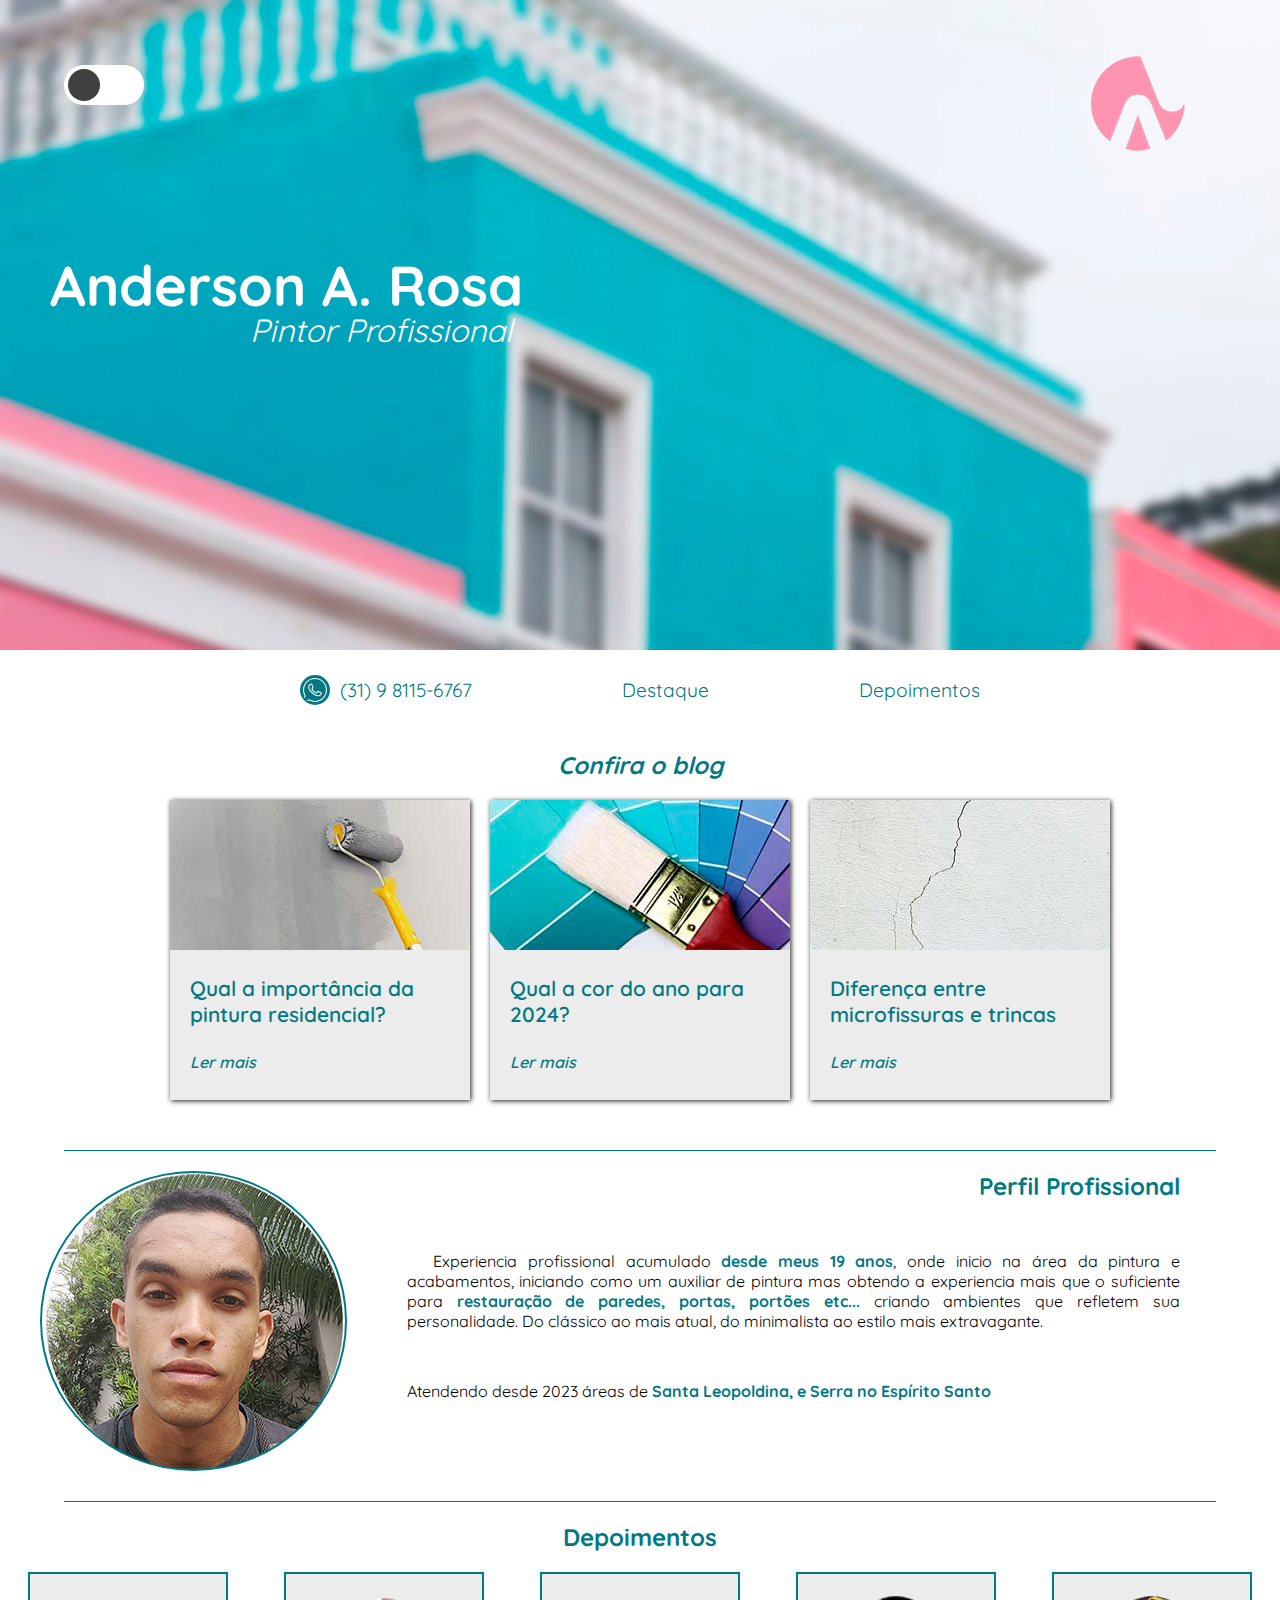
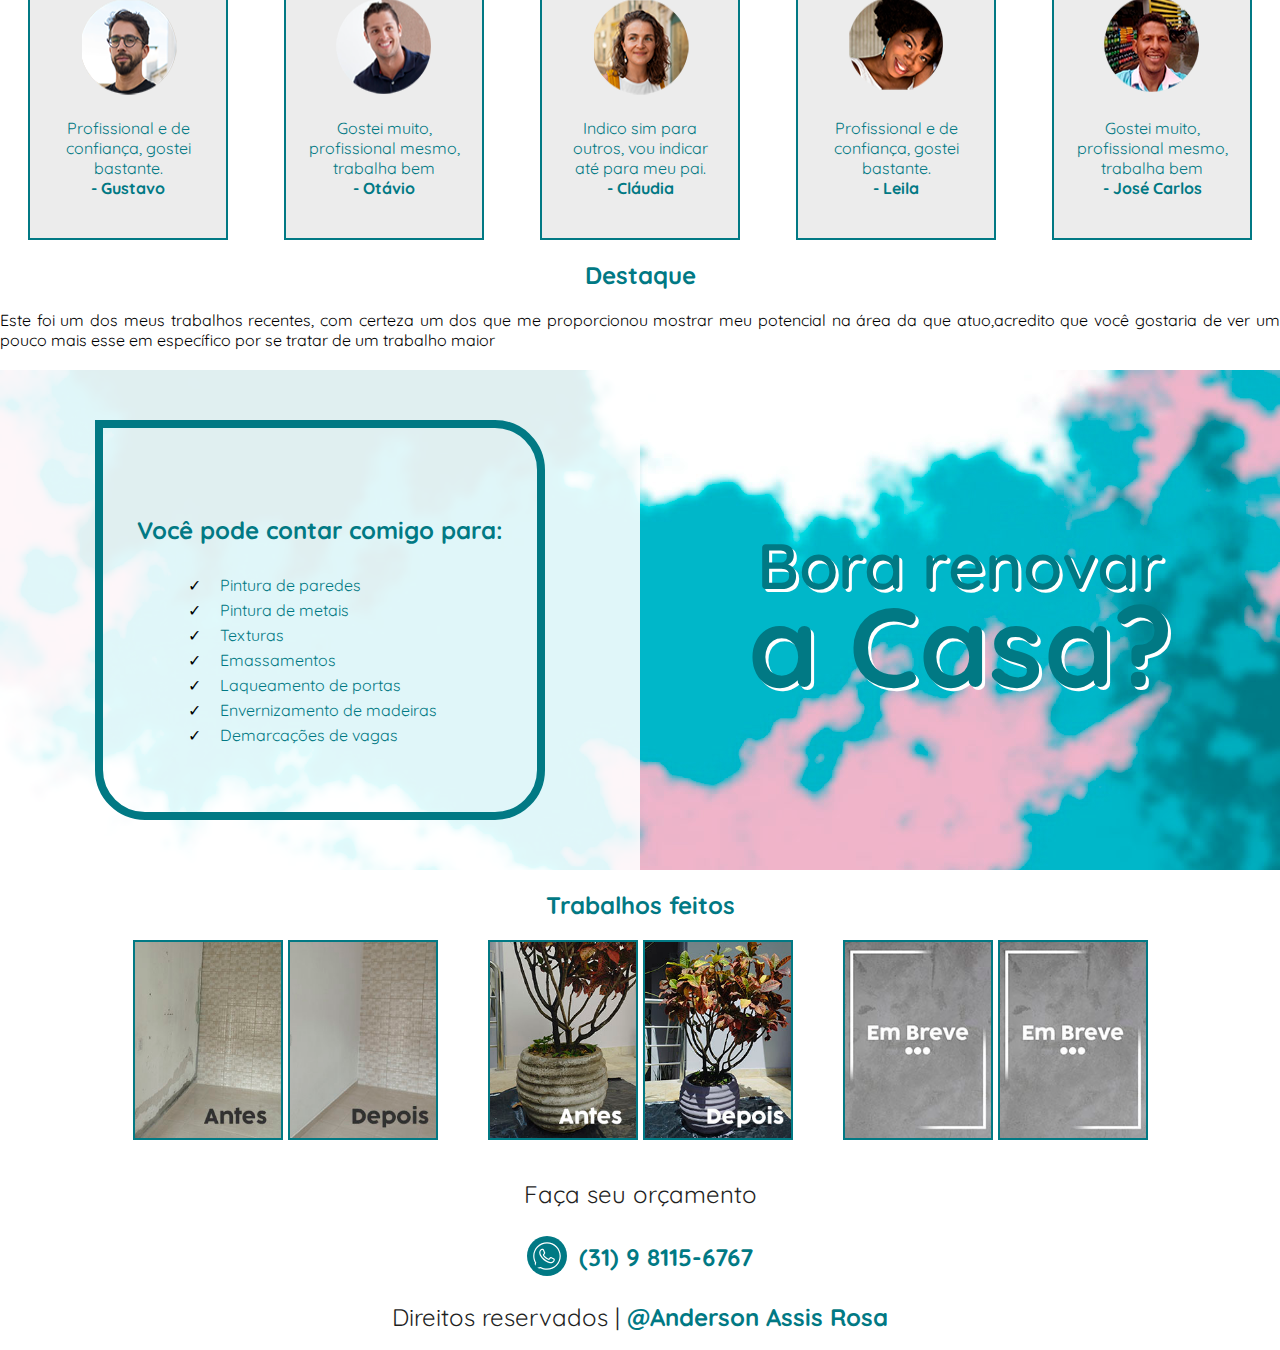
<file: index.html>
<!DOCTYPE html>
<html lang="pt-br">

<head>
  <meta charset="UTF-8">
  <meta name="viewport" content="width=device-width, initial-scale=1.0">
  <link rel="shortcut icon" href="imagens/logo-pequena.png" type="image/x-icon">

  <link rel="stylesheet" href="reset.css">

  <link rel="stylesheet" href="header/header-mobile.css">
  <link rel="stylesheet" href="header/header-desktop.css">

  <link rel="stylesheet" href="cards-blog/cards-blog-mobile.css">
  <link rel="stylesheet" href="cards-blog/cards-blog-desktop.css">

  <link rel="stylesheet" href="profile/profile-mobile.css">
  <link rel="stylesheet" href="profile/profile-desktop.css">

  <link rel="stylesheet" href="depositions/depositions-mobile.css">
  <link rel="stylesheet" href="depositions/depositions-desktop.css">

  <link rel="stylesheet" href="emphasis/emphasis-mobile.css">
  <link rel="stylesheet" href="emphasis/emphasis-desktop.css">

  <link rel="stylesheet" href="before-after/before-mobile.css">
  <link rel="stylesheet" href="before-after/before-desktop.css">

  <link rel="stylesheet" href="logos/logos-mobile.css">
  <link rel="stylesheet" href="logos/logos-desktop.css">

  <link rel="stylesheet" href="footer/footer-mobile.css">
  <link rel="stylesheet" href="footer/footer-desktop.css">

  <title>Anderson Rosa | Pintor</title>
</head>

<body class="class-body">
  <img class="arrow-top" src="imagens/seta-branca.png" alt="button top">
  <header class="background-header">
    <div class="button-case">
      <div class="ball"></div>
    </div>
    <div id="logo">
    </div>
    <span class="title-anderson1">
      Anderson A. Rosa
    </span>
    <span class="title-anderson2">
      Pintor Profissional
    </span>

    <div class="menu-mobile">
      <div id="menu-hamburguer">
        <div></div>
        <div></div>
        <div></div>
      </div>
      <nav id="section-hamburguer">
        <ul id="ul-hamburguer">
          <li><a class="menu-options" href="#section-emphasis" target="_self">Destaque</a></li>
          <li><a class="menu-options" href="#section-depositions" target="_self">Depoimentos</a></li>
          <li><a class="menu-options" href="#section-three-images" target="_self">Meus Trabalhos</a></li>
          <li><a class="menu-options" href="#footer-contact" target="_self">Contato</a></li>
          <li><a class="menu-options" href="blog.html" target="_self">Blog</a></li>
          <li>
            <div class="logo-hamburguer">
              <div class="logo-img"></div>
              <p>Anderson Rosa</p>
            </div>
          </li>
        </ul>
      </nav>
    </div>
  </header>

  <section class="menu">
    <nav>
      <ul class="buttons-menu">
        <li>
          <a class="link-whats-desktop"
            href="https://wa.me/5531981156767?text=Ol%C3%A1%20Anderson%2C%20vi%20seu%20trabalho%20e%20quero%20fazer%20um%20or%C3%A7amento"
            rel="external" target="_blank"><img class="whats-desktop" src="imagens/icones/icons8-whatsapp.svg"
              alt="ícone do whatsapp">(31) 9 8115-6767
          </a>
        </li>
        <li><a href="#section-emphasis" target="_self">Destaque</a></li>
        <li><a href="#section-depositions" target="_self">Depoimentos</a></li>
      </ul>
    </nav>
  </section>

  <main>
    <section id="section-cards-blog">
      <h2><a href="blog.html">Confira o blog</a></h2>
      <article>
        <div class="cards-blog">
          <img src="imagens/rolo-de-pintura.jpg" alt="Rolo de pintura">
          <a href="blog-paginas/importancia-pintura.html" target="_self" rel="next">Qual a importância da pintura
            residencial?</a>
          <a class="read-more" href="blog-paginas/importancia-pintura.html" target="_self" rel="next">Ler mais</a>
        </div>
        <div class="cards-blog">
          <img src="imagens/paleta-de-cores.jpg" alt="Paleta de cores">
          <a href="blog-paginas/cor-ano.html" target="_self" rel="next">Qual a cor do ano para 2024?</a>
          <a class="read-more" href="blog-paginas/cor-ano.html" target="_self" rel="next">Ler mais</a>
        </div>
        <div class="cards-blog-third">
          <img src="imagens/rachadura-na-parede.jpg" alt="Paleta de cores">
          <a href="blog-paginas/trinca-fissura.html" target="_self" rel="next">Diferença entre microfissuras e
            trincas</a>
          <a class="read-more" href="blog-paginas/trinca-fissura.html" target="_self" rel="next">Ler mais</a>
        </div>
      </article>
    </section>

    <hr class="line-profile">

    <section id="section-profile">
      <a class="link-whats-mobile"
        href="https://wa.me/5531981156767?text=Ol%C3%A1%20Anderson%2C%20vi%20seu%20trabalho%20e%20quero%20fazer%20um%20or%C3%A7amento"
        rel="external" target="_blank">
        <picture>
          <img class="whats-mobile" src="imagens/icones/icons8-whatsapp.svg" alt="ícone do whatsapp">(31)
          9 8115-6767
        </picture>
      </a>
      <div class="div-photo-profile">
        <div id="foto-perfil"></div>
      </div>

      <div class="description-profile">
        <h2>
          Perfil Profissional
        </h2>
        <p class="experience">
          &emsp; Experiencia profissional acumulado <strong>desde meus 19 anos</strong>, onde inicio na área
          da pintura e acabamentos, iniciando como um auxiliar de pintura mas obtendo a experiencia mais que o
          suficiente para <strong>restauração de paredes, portas, portões etc...</strong> criando ambientes
          que refletem sua personalidade. Do clássico ao mais atual, do minimalista ao estilo mais
          extravagante.
        </p>
        <p>
          Atendendo desde 2023 áreas de <strong>Santa Leopoldina, e Serra no Espírito Santo</strong>
        </p>
      </div>

    </section>

    <hr class="line-profile">

    <section id="section-depositions">
      <div>
        <h2>
          Depoimentos
        </h2>
      </div>

      <article class="article-social">
        <div class="card-social">
          <img class="peoples" src="imagens/foto-Gustavo.png" alt="Foto de perfi do Gustavo">
          <p>
            Profissional e de confiança, gostei bastante. <br> <strong>- Gustavo</strong>
          </p>
        </div>
        <div class="card-social">
          <img class="peoples" src="imagens/foto-Otávio.png" alt="Foto de perfi do Otávio">
          <p>
            Gostei muito, profissional mesmo, trabalha bem <br> <strong>- Otávio</strong>
          </p>
        </div>
        <div class="card-social">
          <img class="peoples" src="imagens/foto-Cláudia.png" alt="Foto de perfi da Cláudia">
          <p>
            Indico sim para outros, vou indicar até para meu pai. <br> <strong>- Cláudia</strong>
          </p>
        </div>
        <div class="card-social">
          <img class="peoples" src="imagens/foto-Leila.png" alt="Foto de perfi do Leila">
          <p>
            Profissional e de confiança, gostei bastante. <br> <strong>- Leila</strong>
          </p>
        </div>
        <div class="card-social">
          <img class="peoples" src="imagens/foto-Jose-Carlos.png" alt="Foto de perfi do José Carlos">
          <p>
            Gostei muito, profissional mesmo, trabalha bem <br> <strong>- José Carlos</strong>
          </p>
        </div>
      </article>
    </section>

    <section id="section-emphasis">
      <h2>
        Destaque
      </h2>
      <p>
        Este foi um dos meus trabalhos recentes, com certeza um dos que me proporcionou mostrar meu potencial na
        área da que atuo,acredito que você gostaria de ver um pouco mais esse em específico por se tratar de um
        trabalho maior
      </p>
      <div class="image-emphasis">
        <span class="services">
          <div>
            <h3>Você pode contar comigo para:</h3>
            <nav class="nav-works">
              <ul>
                <li>&check; <a href="services-paginas/services.html" target="_self" rel="next">Pintura de paredes</a></li>
                <li>&check; <a href="services-paginas/services.html" target="_self" rel="next">Pintura de metais</a></li>
                <li>&check; <a href="services-paginas/services.html" target="_self" rel="next">Texturas</a></li>
                <li>&check; <a href="services-paginas/services.html" target="_self" rel="next">Emassamentos</a></li>
                <li>&check; <a href="services-paginas/services.html" target="_self" rel="next">Laqueamento de portas</a></li>
                <li>&check; <a href="services-paginas/services.html" target="_self" rel="next">Envernizamento de madeiras</a></li>
                <li>&check; <a href="services-paginas/services.html" target="_self" rel="next">Demarcações de vagas</a></li>
              </ul>
            </nav>
          </div>
        </span>
        <span class="call">
          <p>
            Bora renovar
          </p>
          <p class="house">
            a Casa?
          </p>
        </span>
      </div>
    </section>

    <section id="section-three-images">
      <h2>
        Trabalhos feitos
      </h2>
      <div class="works">
        <div class="before-after">
          <div class="before-one"></div>
          <div class="after-one"></div>
        </div>

        <div class="before-after">
          <div class="before-two"></div>
          <div class="after-two"></div>
        </div>

        <div class="before-after">
          <div class="before-three"></div>
          <div class="after-three"></div>
        </div>
      </div>
    </section>

    <!-- <section class="carousel">

      <h2>
        Marcas Indicadas
      </h2>
      
      <input type="radio" name="btn-radio" id="radio1">
      <input type="radio" name="btn-radio" id="radio2">
      <input type="radio" name="btn-radio" id="radio3">

      <div class="carousel-content">
        
        <div class="slide first"></div>
        <div class="slide second"></div>

      </div>

      <div class="nav-auto">
        <div id="auto-btn1"></div>
        <div id="auto-btn2"></div>
      </div>
      
    </section> -->

  </main>

  <footer id="footer-contact">
    <p>Faça seu orçamento</p>
    <p><img class="whats" src="imagens/icones/icons8-whatsapp.svg" alt="ícone do whatsapp"><strong>
        <a href="https://wa.me/5531981156767?text=Ol%C3%A1%20Anderson%2C%20vi%20seu%20trabalho%20e%20quero%20fazer%20um%20or%C3%A7amento"
          target="_blank" rel="external">
          (31) 9 8115-6767
        </a></strong></p>
    <hr>
    <p>Direitos reservados | <strong><a
          href="https://wa.me/5531981156767?text=Ol%C3%A1%20Anderson%2C%20vi%20seu%20trabalho%20e%20quero%20fazer%20um%20or%C3%A7amento"
          target="_blank" rel="external">@Anderson Assis Rosa</a></strong></p>
  </footer>
  <script src="script.js"></script>
</body>

</html>
</file>
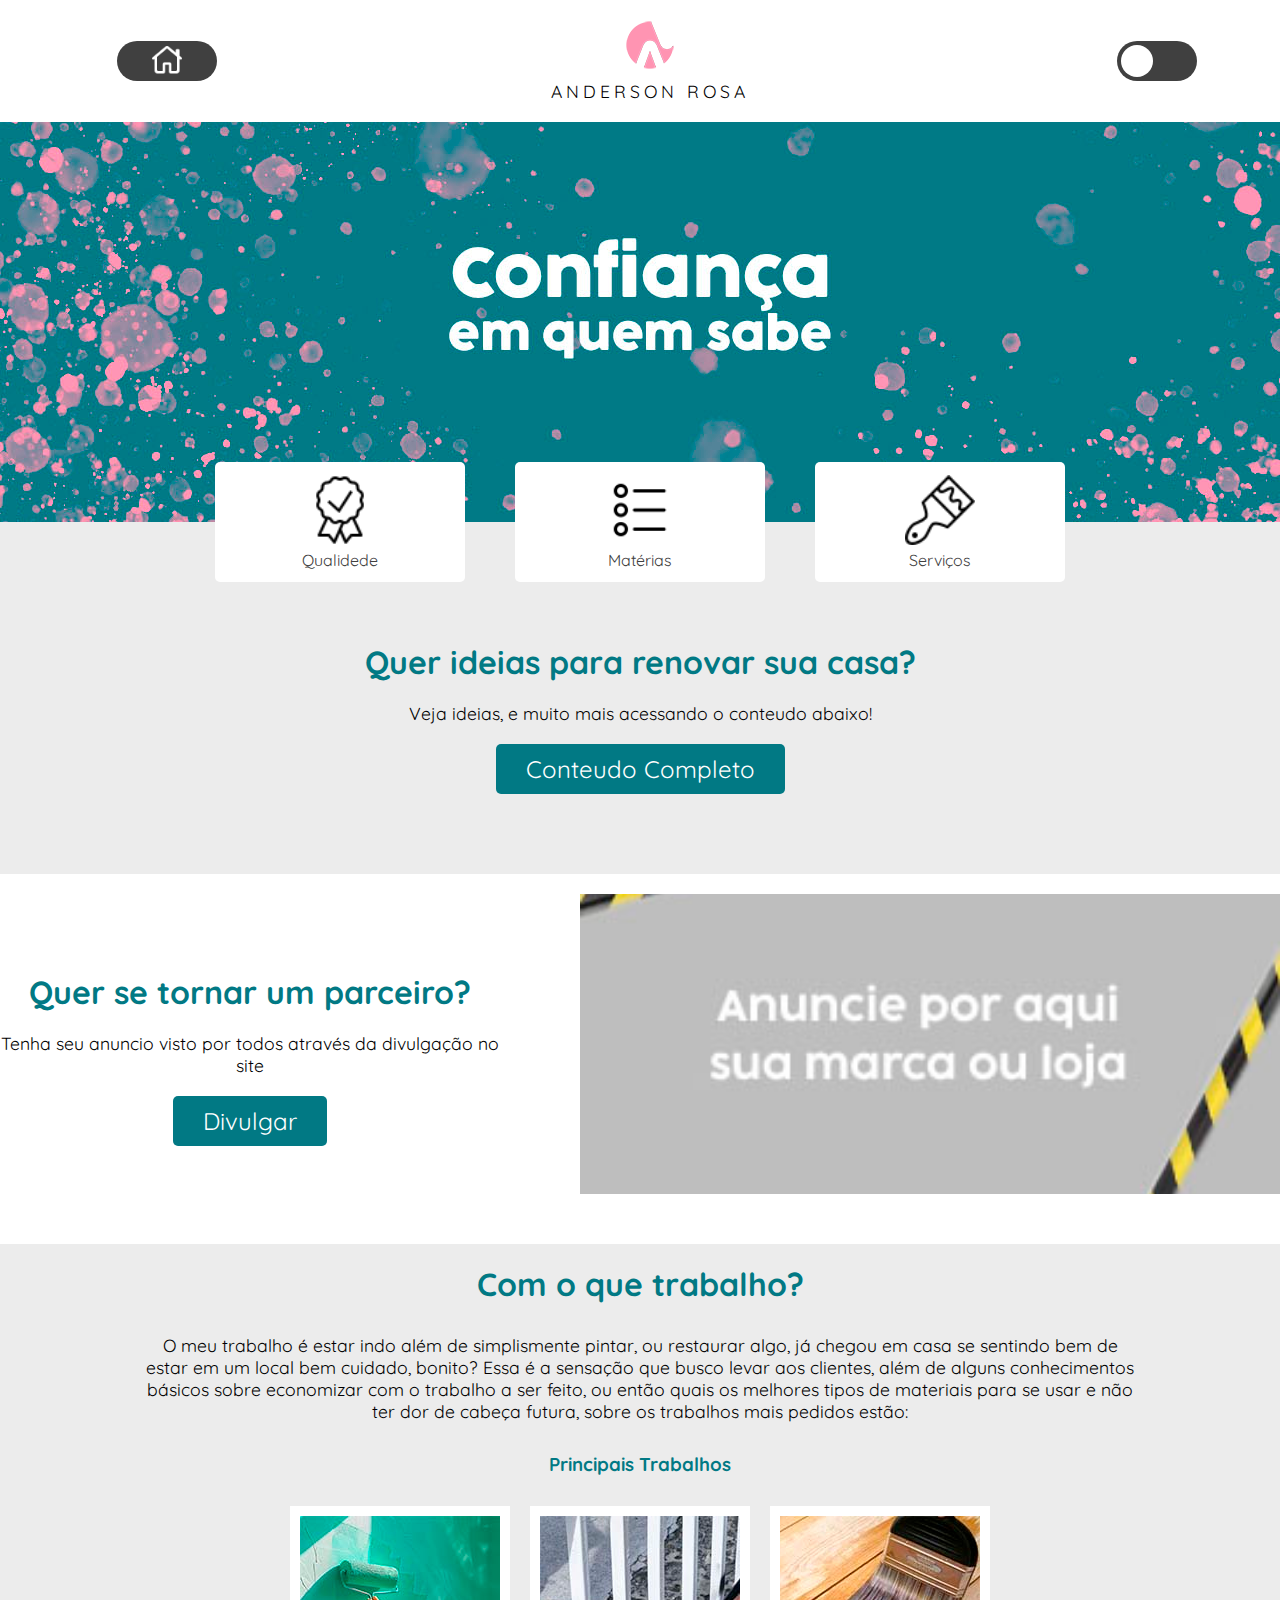
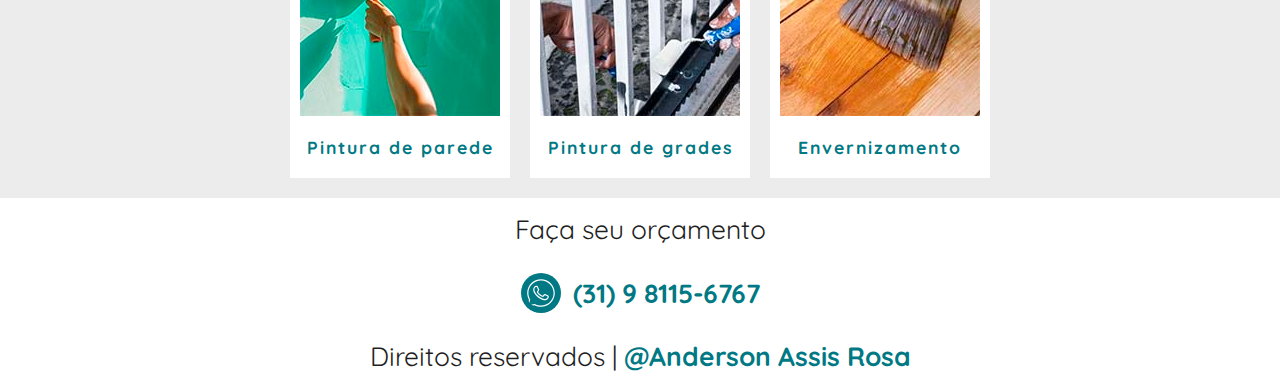
<file: blog.html>
<!DOCTYPE html>
<html lang="pt-br">
<head>
    <meta charset="UTF-8">
    <meta name="viewport" content="width=device-width, initial-scale=1.0">
    <link rel="shortcut icon" href="imagens/logo-pequena.png" type="image/x-icon">

    <link rel="stylesheet" href="reset.css">
    <link rel="stylesheet" href="blog-paginas/blog-mobile.css">
    <link rel="stylesheet" href="blog-paginas/blog-desktop.css">
    

    <link rel="stylesheet" href="footer/footer-mobile.css">
    <link rel="stylesheet" href="footer/footer-desktop.css">

    <title>Anderson Rosa | Blog</title>
</head>
<body>
    <img class="arrow-top" src="imagens/seta-branca.png" alt="seta topo">
    <header class="list-header">
        <a href="index.html">
            <div class="home-container">
                <img class="home" src="imagens/icones/home.png" alt="button home">
            </div>
        </a>
        <div class="logo-container">
            <div class="logo"></div>
            <p>ANDERSON ROSA</p>
        </div>
        <div class="button-case">
            <div class="ball"></div>
        </div>
            
    </header>
    <section class="section-banner">
        <article>
            <div class="image-banner"></div>
            <div class="line-article">
                <div class="picture-one">
                    <img class="icons" src="imagens/icones/icons8-qualidade-50.png" alt="selo de qualidade">
                    <span>Qualidede</span>
                </div>
                <a href="blog-paginas/materias.html">
                    <div class="picture-two">
                        <img class="icons" src="imagens/icones/icons8-lista-64.png" alt="selo de qualidade">
                        <span>Matérias</span>
                    </div>
                </a>
                <a href="services-paginas/services.html" target="_self" rel="next">
                    <div class="picture-three">
                        <img class="icons" src="imagens/icones/icons8-brocha-de-pintura-50.png" alt="selo de qualidade">
                        <span>Serviços</span>
                    </div>
                </a>
            </div>
        </article>
    </section>
    <section class="section-idea">
        <h2>Quer ideias para renovar sua casa?</h2>
        <p>
            Veja ideias, e muito mais acessando o conteudo abaixo!
        </p>
        <button>Conteudo Completo</button>
    </section>
    <section class="section-add">
        <aside>
            <h2>
                Quer se tornar um parceiro?
            </h2>
            <p>
                Tenha seu anuncio visto por todos através da divulgação no site
            </p>
            <a href="https://wa.me/5531981156767?text=Quero%20Fazer%20um%20acordo%20com%20voc%C3%AA%20para%20ter%20minha%20PUBLICIDADE%20no%20seu%20SITE" target="_blank" rel="external"><button>Divulgar</button></a>
        </aside>
        <div>
            <div class="add"></div>
        </div>
    </section>
    <section class="section-work">
        <h2>
            Com o que trabalho?
        </h2>
        <p>
            O meu trabalho é estar indo além de simplismente pintar, ou restaurar algo, já chegou em casa se sentindo bem de estar em um local bem cuidado, bonito? Essa é a sensação que busco levar aos clientes, além de alguns conhecimentos básicos sobre economizar com o trabalho a ser feito, ou então quais os melhores tipos de materiais para se usar e não ter dor de cabeça futura, sobre os trabalhos mais pedidos estão:
        </p>
        <h3>
            Principais Trabalhos
        </h3>
        <div class="line-works">
            <div class="card">
                <div class="works-one"></div>
                <p>Pintura de parede</p>
            </div>
            <div class="card">
                <div class="works-two"></div>
                <p>Pintura de grades</p>
            </div>
            <div class="card">
                <div class="works-three"></div>
                <p>Envernizamento</p>
            </div>
    </section>
    <footer id="footer-contact">
        <p>Faça seu orçamento</p>
        <p><img class="whats" src="imagens/icones/icons8-whatsapp.svg" alt="ícone do whatsapp">
            <strong>
                <a href="https://wa.me/5531981156767?text=Ol%C3%A1%20Anderson%2C%20vi%20seu%20trabalho%20e%20quero%20fazer%20um%20or%C3%A7amento"
                    target="_blank" rel="external">
                    (31) 9 8115-6767
                </a>
            </strong>
        </p>
        <hr>
        <p>Direitos reservados | 
            <strong>
                <a
                    href="https://wa.me/5531981156767?text=Ol%C3%A1%20Anderson%2C%20vi%20seu%20trabalho%20e%20quero%20fazer%20um%20or%C3%A7amento"
                    target="_blank" rel="external">@Anderson Assis Rosa
                </a>
            </strong>
        </p>
    </footer>
    <script src="blog-paginas/script-blog.js"></script>
</body>
</html>
</file>
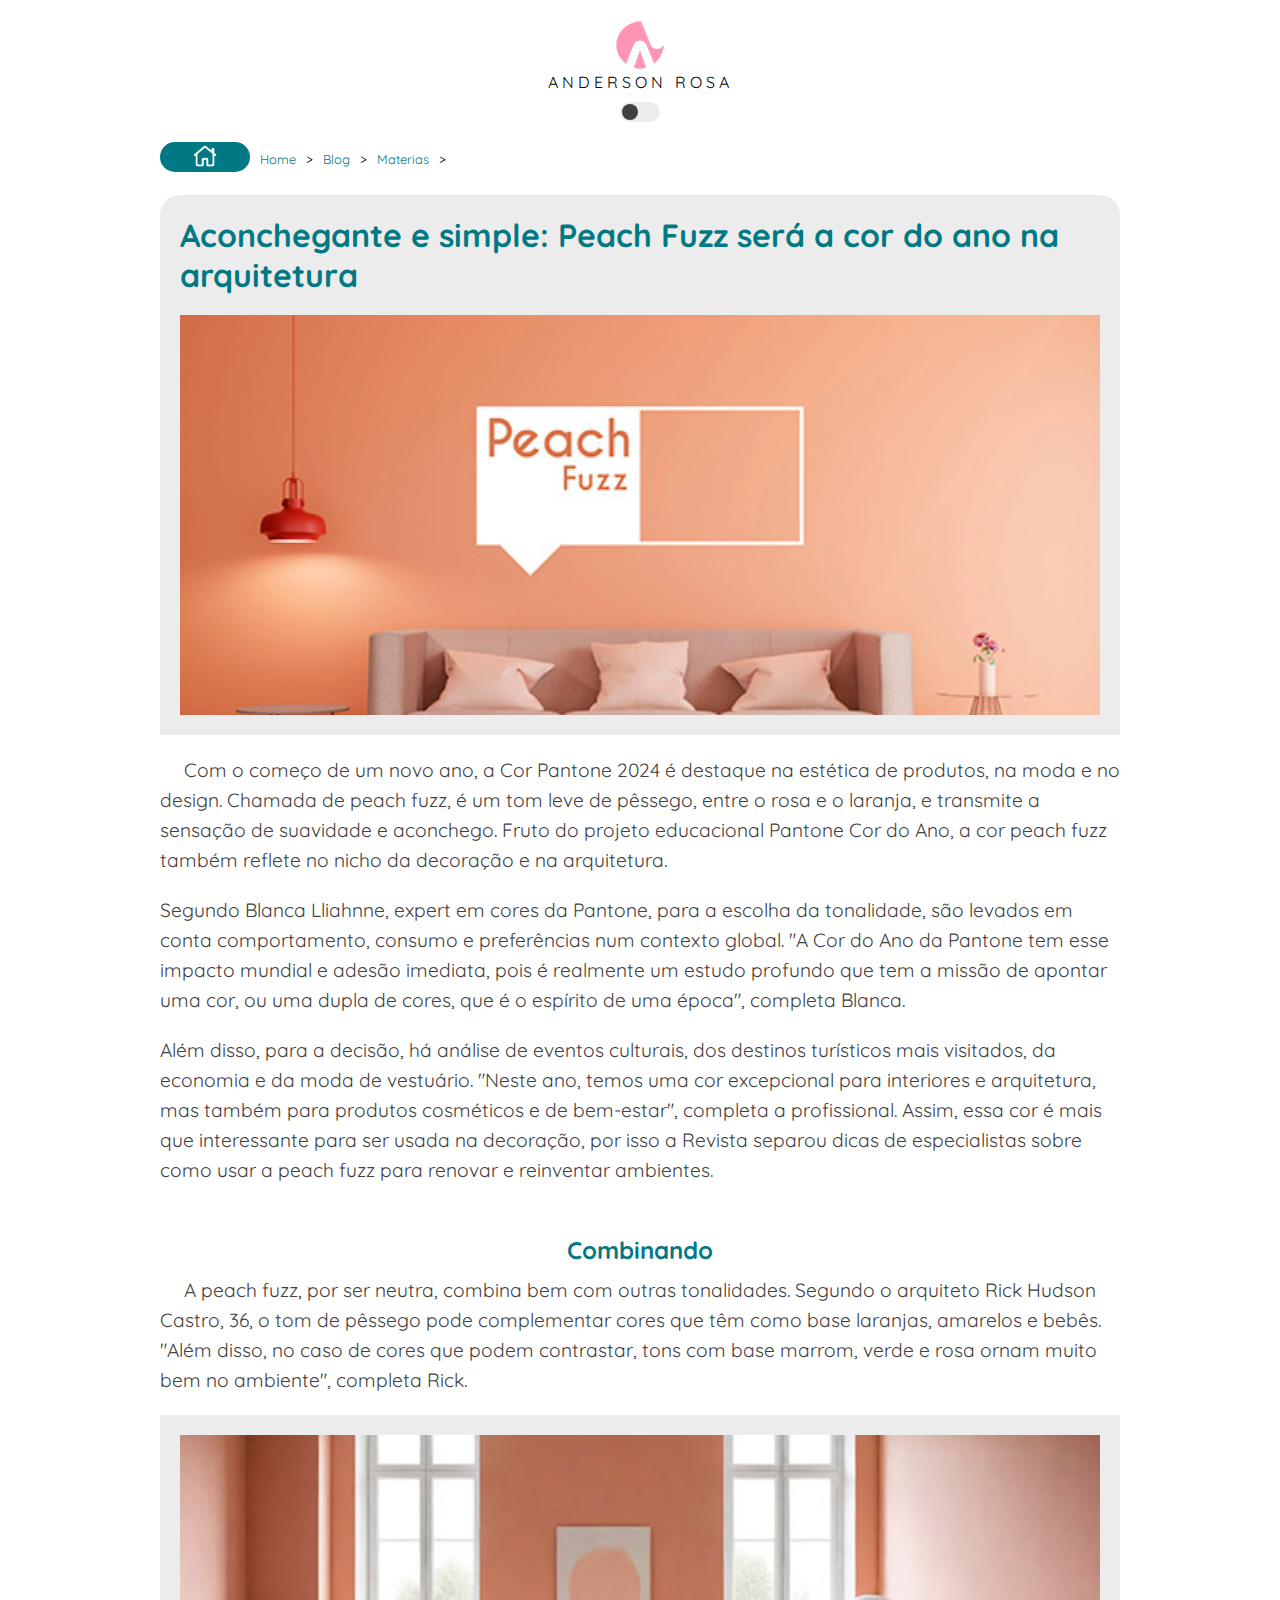
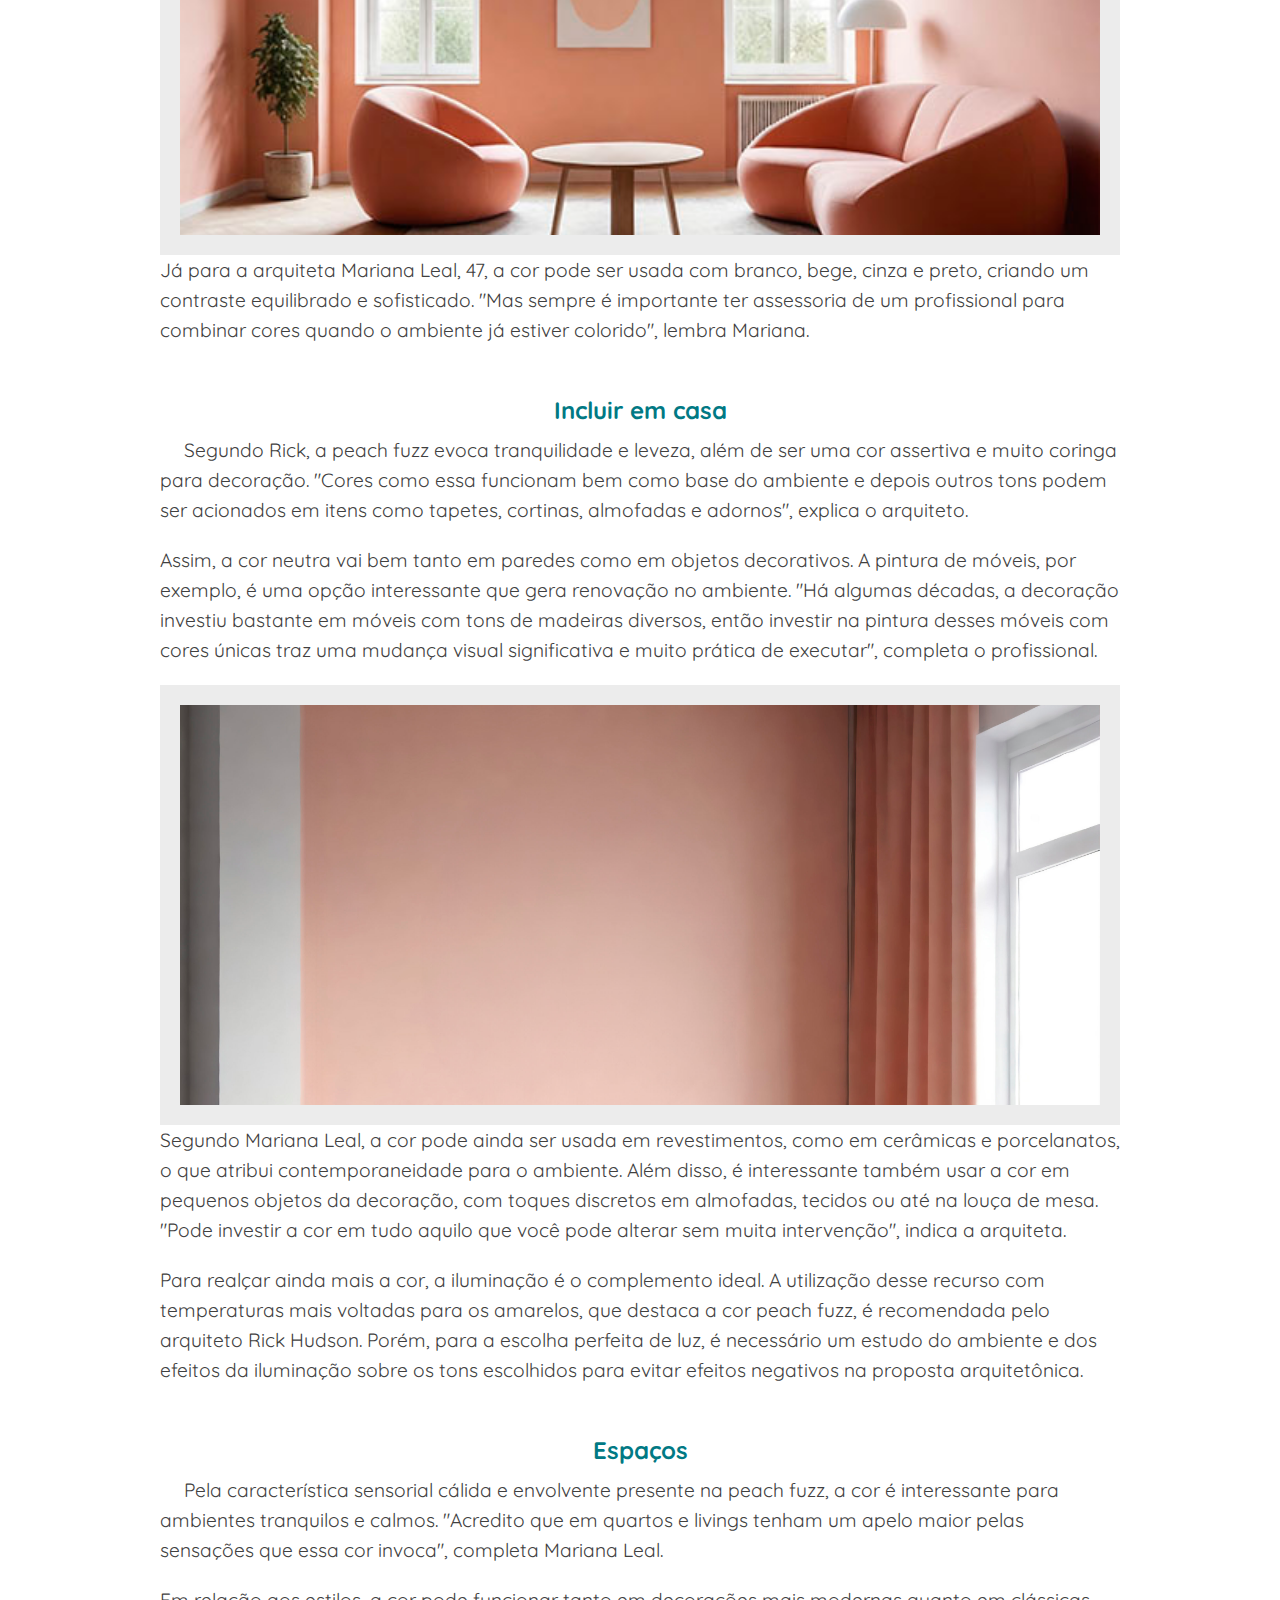
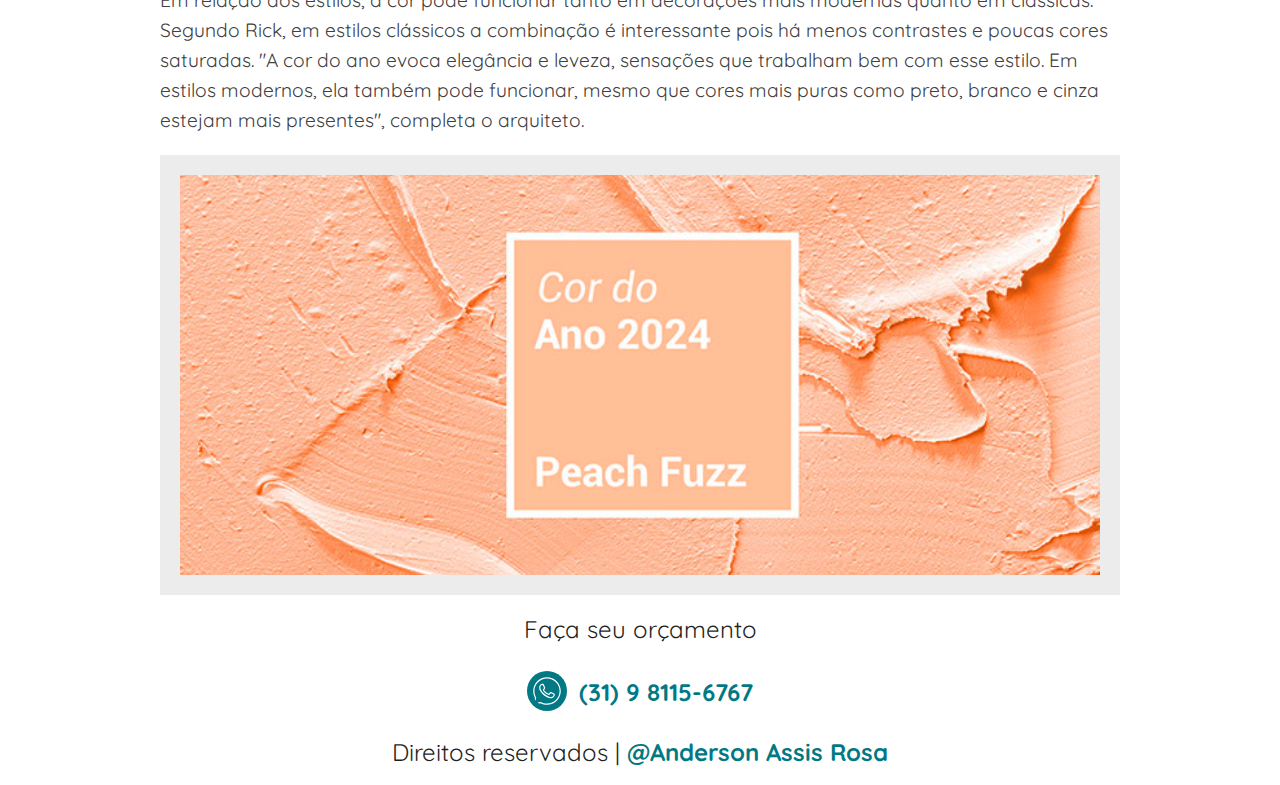
<file: blog-paginas/cor-ano.html>
<!DOCTYPE html>
<html lang="pt-br">

<head>
    <meta charset="UTF-8">
    <meta name="viewport" content="width=device-width, initial-scale=1.0">
    <link rel="shortcut icon" href="../imagens/logo-pequena.png" type="image/x-icon">

    <link rel="stylesheet" href="../reset.css">
    <link rel="stylesheet" href="blog-pages-global.css">
    <link rel="stylesheet" href="cor-ano.css">

    <link rel="stylesheet" href="../footer/footer-mobile.css">
    <link rel="stylesheet" href="../footer/footer-desktop.css">

    <title>Cor do ano para 2024</title>
</head>

<body>
    <img class="arrow-top" src="../imagens/seta-branca.png" alt="">
    <header class="class-header">
        <div class="logo"></div>
        <p>ANDERSON ROSA</p>
    </header>
    <div class="button-case">
        <div class="ball"></div>
    </div>
    <main class="class-main">
        <span class="path">
            <a href="../index.html" target="_self" rel="prev">
                <img class="home" src="../imagens/icones/home.png" alt="home">
            </a>
            <a href="../index.html" target="_self" rel="prev">
                Home
            </a> > 
            <a href="../blog.html" target="_self" rel="prev">
                Blog 
            </a> >
            <a href="materias.html">
                Materias
            </a> >
        </span>
        <section class="call">
            <h1>Aconchegante e simple: Peach Fuzz será a cor do ano na arquitetura</h1>
            <div class="img-one"></div>
        </section>

        <section class="text">
            <article>
                <p>
                    &emsp; Com o começo de um novo ano, a Cor Pantone 2024 é destaque na estética de produtos, na moda e
                    no design.
                    Chamada de peach fuzz, é um tom leve de pêssego, entre o rosa e o laranja, e transmite a sensação de
                    suavidade e aconchego. Fruto do projeto educacional Pantone Cor do Ano, a cor peach fuzz também
                    reflete
                    no nicho da decoração e na arquitetura.
                </p>
                <p>
                    Segundo Blanca Lliahnne, expert em cores da Pantone, para a escolha da tonalidade, são levados em
                    conta
                    comportamento, consumo e preferências num contexto global. "A Cor do Ano da Pantone tem esse impacto
                    mundial e adesão imediata, pois é realmente um estudo profundo que tem a missão de apontar uma cor,
                    ou
                    uma dupla de cores, que é o espírito de uma época", completa Blanca.
                </p>
                <p>
                    Além disso, para a decisão, há análise de eventos culturais, dos destinos turísticos mais visitados,
                    da
                    economia e da moda de vestuário. "Neste ano, temos uma cor excepcional para interiores e
                    arquitetura,
                    mas também para produtos cosméticos e de bem-estar", completa a profissional. Assim, essa cor é mais
                    que
                    interessante para ser usada na decoração, por isso a Revista separou dicas de especialistas sobre
                    como
                    usar a peach fuzz para renovar e reinventar ambientes.
                </p>
            </article>

            <article>
                <h2>Combinando</h2>
                <p>
                    &emsp; A peach fuzz, por ser neutra, combina bem com outras tonalidades. Segundo o arquiteto Rick
                    Hudson
                    Castro, 36, o tom de pêssego pode complementar cores que têm como base laranjas, amarelos e bebês.
                    "Além
                    disso, no caso de cores que podem contrastar, tons com base marrom, verde e rosa ornam muito bem no
                    ambiente", completa Rick.
                </p>
                <picture>
                    <div class="imagem">
                        <div class="img-two"></div>
                    </div>
                </picture>
                <p>
                    Já para a arquiteta Mariana Leal, 47, a cor pode ser usada com branco, bege, cinza e preto, criando
                    um
                    contraste equilibrado e sofisticado. "Mas sempre é importante ter assessoria de um profissional para
                    combinar cores quando o ambiente já estiver colorido", lembra Mariana.
                </p>
            </article>

            <article>
                <h2>Incluir em casa</h2>
                <p>
                    &emsp; Segundo Rick, a peach fuzz evoca tranquilidade e leveza, além de ser uma cor assertiva e
                    muito coringa
                    para decoração. "Cores como essa funcionam bem como base do ambiente e depois outros tons podem ser
                    acionados em itens como tapetes, cortinas, almofadas e adornos", explica o arquiteto.
                </p>
                <p>
                    Assim, a cor neutra vai bem tanto em paredes como em objetos decorativos. A pintura de móveis, por
                    exemplo, é uma opção interessante que gera renovação no ambiente. "Há algumas décadas, a decoração
                    investiu bastante em móveis com tons de madeiras diversos, então investir na pintura desses móveis
                    com
                    cores únicas traz uma mudança visual significativa e muito prática de executar", completa o
                    profissional.
                </p>
                <div class="imagem">
                    <div class="img-three"></div>
                </div>
                <p>
                    Segundo Mariana Leal, a cor pode ainda ser usada em revestimentos, como em cerâmicas e porcelanatos,
                    o
                    que atribui contemporaneidade para o ambiente. Além disso, é interessante também usar a cor em
                    pequenos
                    objetos da decoração, com toques discretos em almofadas, tecidos ou até na louça de mesa. "Pode
                    investir
                    a cor em tudo aquilo que você pode alterar sem muita intervenção", indica a arquiteta.
                </p>
                <p>
                    Para realçar ainda mais a cor, a iluminação é o complemento ideal. A utilização desse recurso com
                    temperaturas mais voltadas para os amarelos, que destaca a cor peach fuzz, é recomendada pelo
                    arquiteto
                    Rick Hudson. Porém, para a escolha perfeita de luz, é necessário um estudo do ambiente e dos efeitos
                    da
                    iluminação sobre os tons escolhidos para evitar efeitos negativos na proposta arquitetônica.
                </p>
            </article>

            <article>
                <h2>Espaços</h2>
                <p>
                    &emsp; Pela característica sensorial cálida e envolvente presente na peach fuzz, a cor é
                    interessante para
                    ambientes tranquilos e calmos. "Acredito que em quartos e livings tenham um apelo maior pelas
                    sensações
                    que essa cor invoca", completa Mariana Leal.
                </p>
                <p>
                    Em relação aos estilos, a cor pode funcionar tanto em decorações mais modernas quanto em clássicas.
                    Segundo Rick, em estilos clássicos a combinação é interessante pois há menos contrastes e poucas
                    cores
                    saturadas. "A cor do ano evoca elegância e leveza, sensações que trabalham bem com esse estilo. Em
                    estilos modernos, ela também pode funcionar, mesmo que cores mais puras como preto, branco e cinza
                    estejam mais presentes", completa o arquiteto.
                </p>
                <div class="imagem">
                    <div class="img-four"></div>
                </div>
            </article>
        </section>
    </main>
    <footer id="footer-contact">
        <p>
            Faça seu orçamento
        </p>
        <p><img class="whats" src="../imagens/icones/icons8-whatsapp.svg" alt="ícone do whatsapp">
            <strong>
                <a href="https://wa.me/5531981156767?text=Ol%C3%A1%20Anderson%2C%20vi%20seu%20trabalho%20e%20quero%20fazer%20um%20or%C3%A7amento"
                    target="_blank" rel="external">
                    (31) 9 8115-6767
                </a>
            </strong>
        </p>
        <hr>
        <p>
            Direitos reservados | 
            <strong>
                <a
                    href="https://wa.me/5531981156767?text=Ol%C3%A1%20Anderson%2C%20vi%20seu%20trabalho%20e%20quero%20fazer%20um%20or%C3%A7amento"
                    target="_blank" rel="external">@Anderson Assis Rosa
                </a>
            </strong>
        </p>
    </footer>
    <script src="script-blog.js"></script>
</body>

</html>
</file>
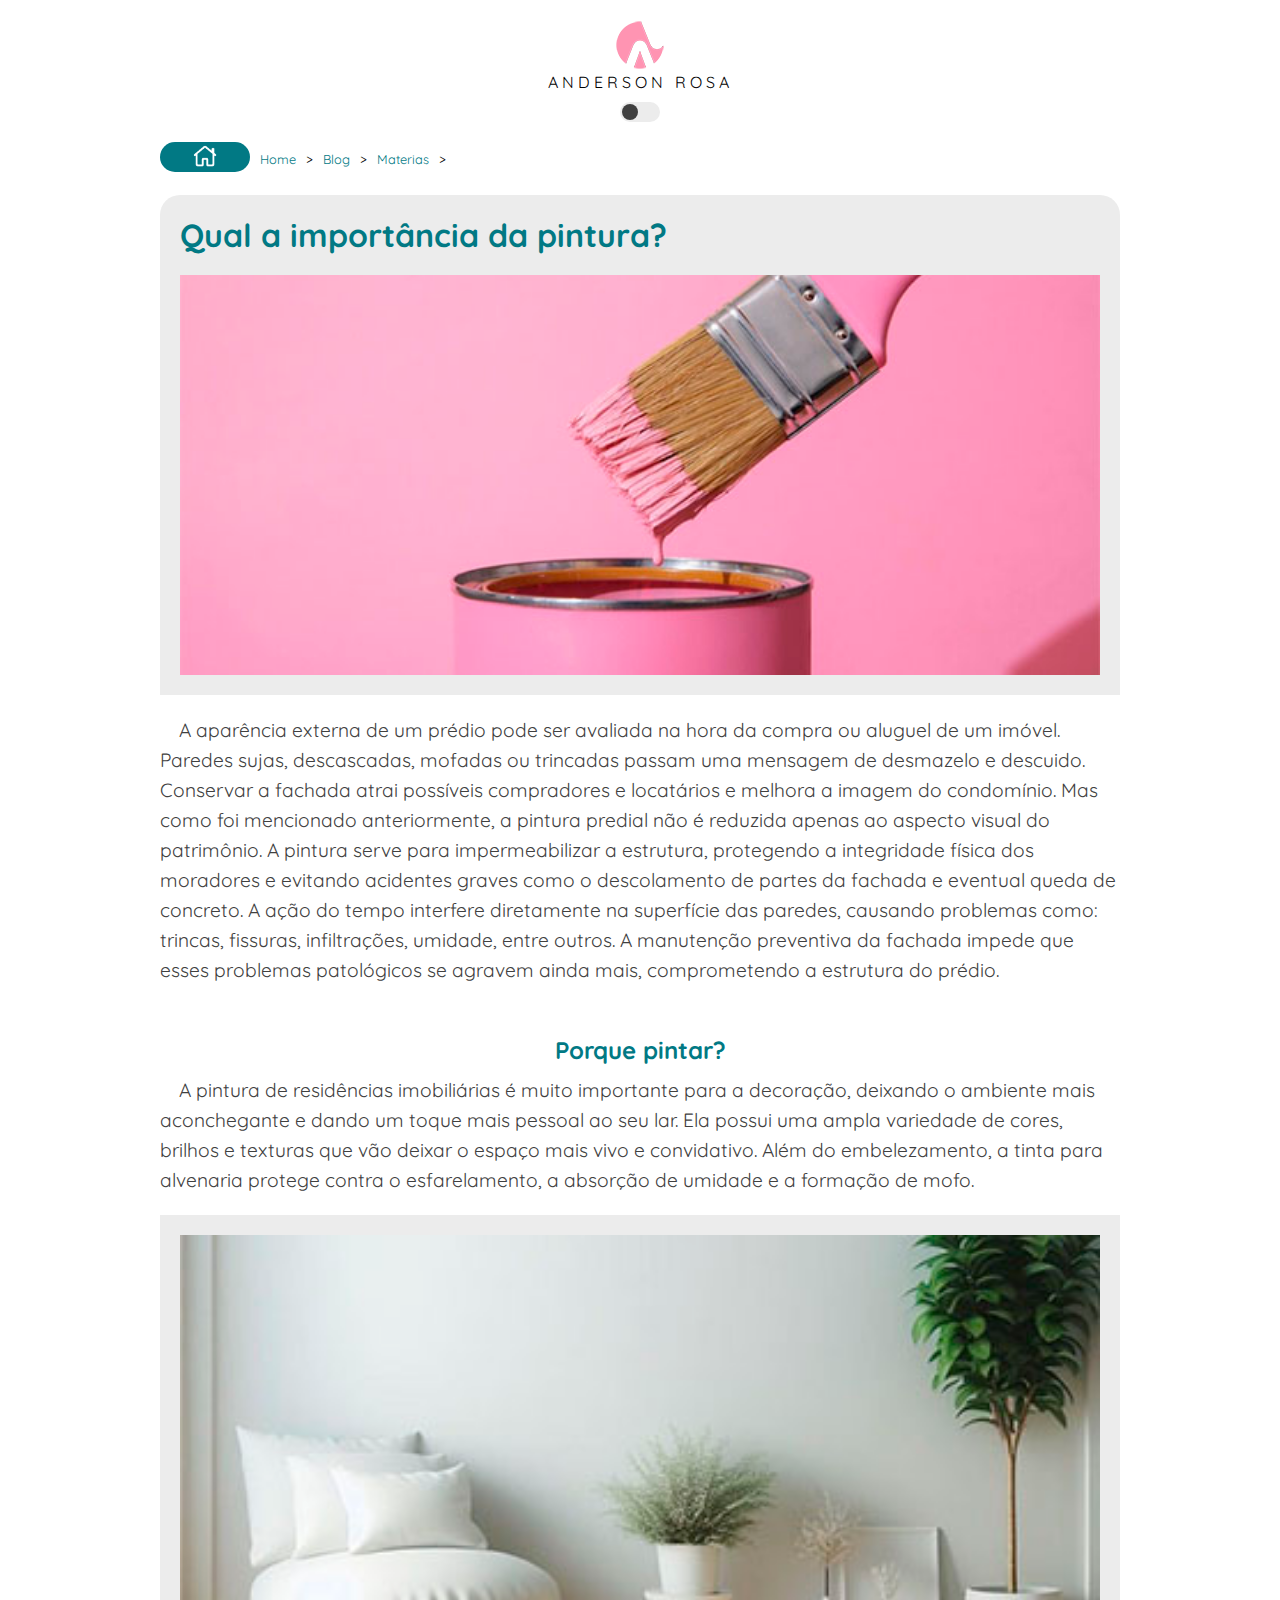
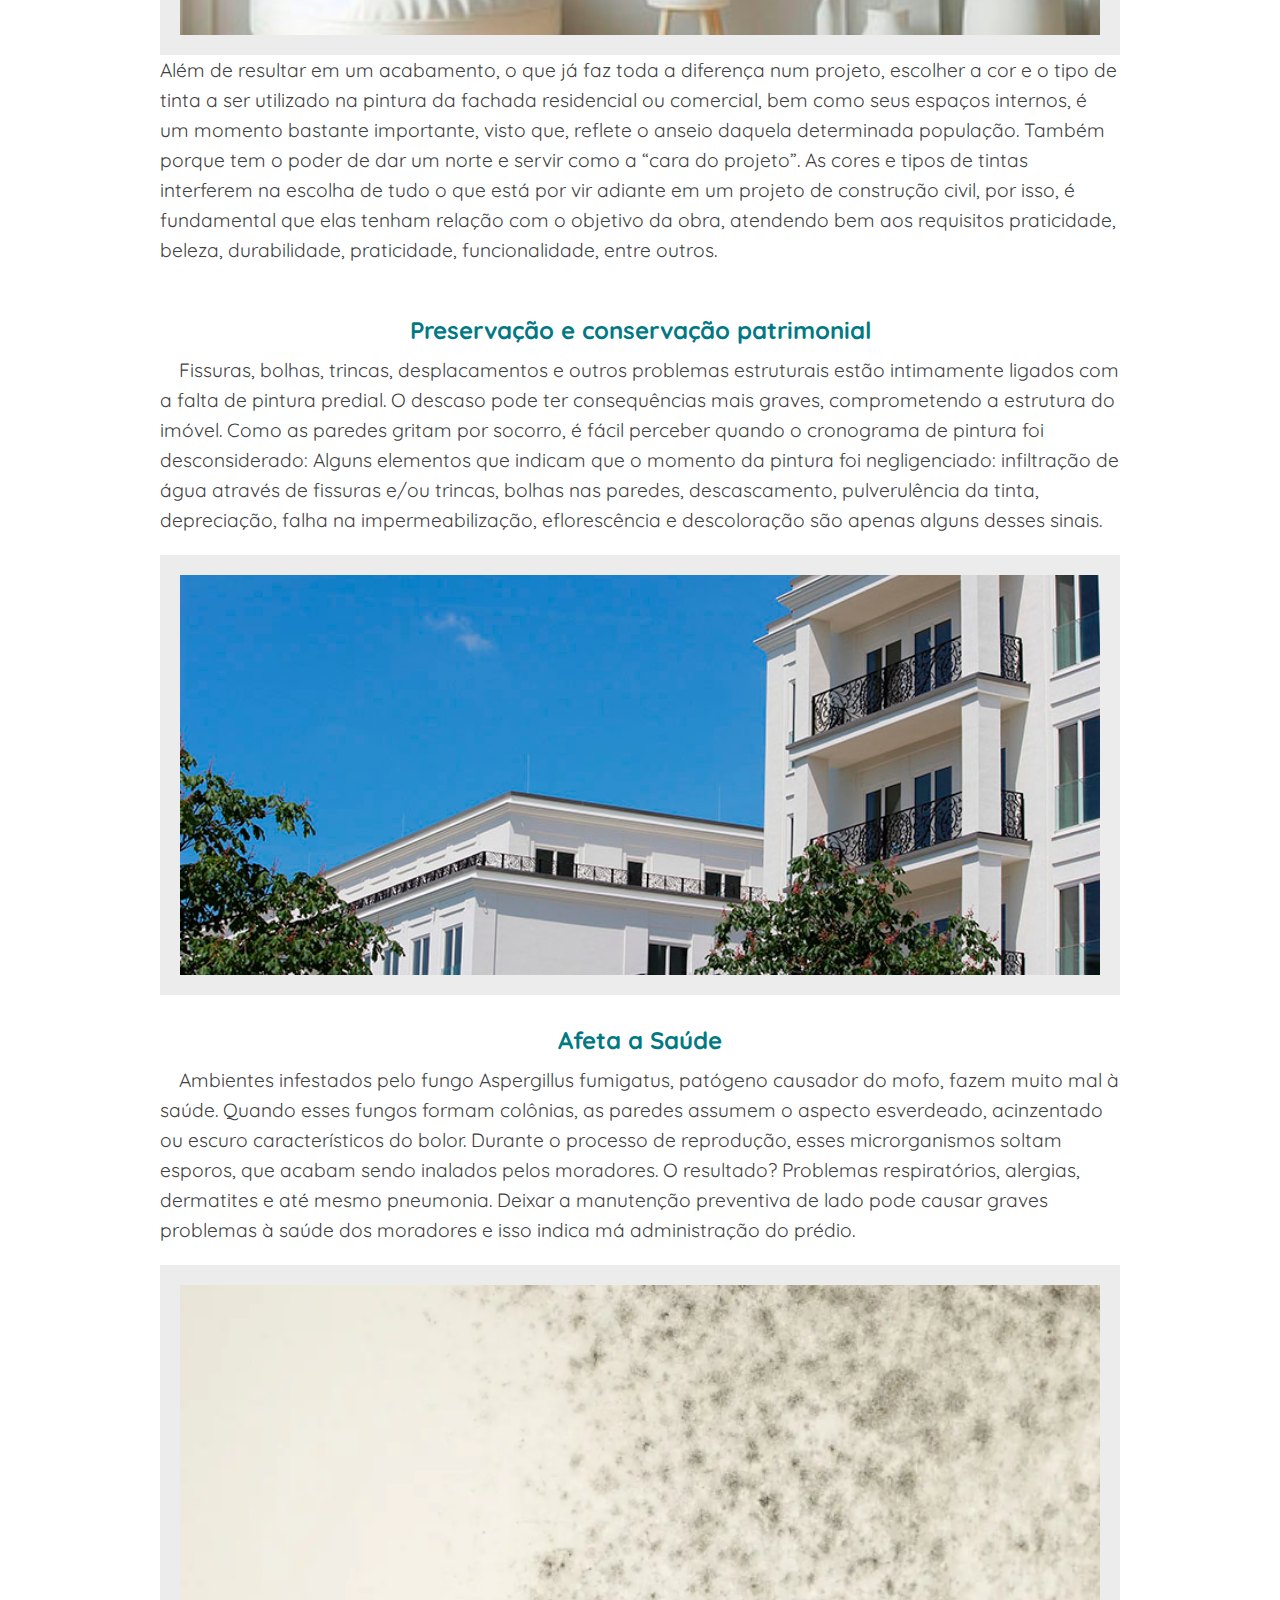
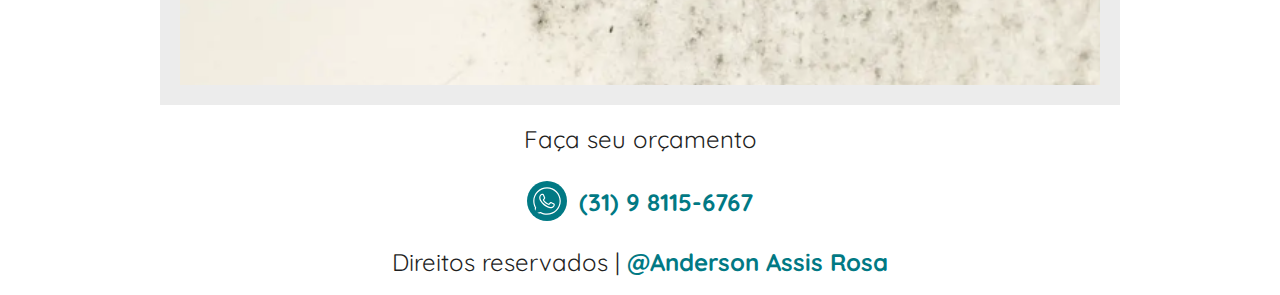
<file: blog-paginas/importancia-pintura.html>
<!DOCTYPE html>
<html lang="pt-br">

<head>
    <meta charset="UTF-8">
    <meta name="viewport" content="width=device-width, initial-scale=1.0">
    <link rel="shortcut icon" href="../imagens/logo-pequena.png" type="image/x-icon">

    <link rel="stylesheet" href="../reset.css">
    <link rel="stylesheet" href="blog-pages-global.css">
    <link rel="stylesheet" href="importancia-pintura.css">

    <link rel="stylesheet" href="../footer/footer-mobile.css">
    <link rel="stylesheet" href="../footer/footer-desktop.css">

    <title>Importancia da Pintura</title>
</head>

<body>
    <img class="arrow-top" src="../imagens/seta-branca.png" alt="">
    <header class="class-header">
        <div class="logo"></div>
        <p>ANDERSON ROSA</p>
    </header>
    <div class="button-case">
        <div class="ball"></div>
    </div>
    <main class="class-main">
        <span class="path">
            <a href="../index.html" target="_self" rel="prev">
                <img class="home" src="../imagens/icones/home.png" alt="home">
            </a>
            <a href="../index.html" target="_self" rel="prev">
                Home
            </a> > 
            <a href="../blog.html" target="_self" rel="prev">
                Blog 
            </a> >
            <a href="materias.html">
                Materias
            </a> > 
        </span>
        <section class="call">
            <h1>Qual a importância da pintura?</h1>
            <div class="img-one"></div>
        </section>

        <section class="text">
            <article>
                <p>
                    &emsp;A aparência externa de um prédio pode ser avaliada na hora da compra ou aluguel de um imóvel. Paredes sujas, descascadas, mofadas ou trincadas passam uma mensagem de desmazelo e descuido. 

                    Conservar a fachada atrai possíveis compradores e locatários e melhora a imagem do condomínio. Mas como foi mencionado anteriormente, a pintura predial não é reduzida apenas ao aspecto visual do patrimônio. A pintura serve para impermeabilizar a estrutura, protegendo a integridade física dos moradores e evitando acidentes graves como o descolamento de partes da fachada e eventual queda de concreto. 
                    
                    A ação do tempo interfere diretamente na superfície das paredes, causando problemas como: trincas, fissuras, infiltrações, umidade, entre outros. A manutenção preventiva da fachada impede que esses problemas patológicos se agravem ainda mais, comprometendo a estrutura do prédio. 
                </p>
            </article>

            <article>
                <h2>Porque pintar?</h2>
                <p>
                    &emsp;A pintura de residências imobiliárias é muito importante para a decoração, deixando o ambiente mais aconchegante e dando um toque mais pessoal ao seu lar. Ela possui uma ampla variedade de cores, brilhos e texturas que vão deixar o espaço mais vivo e convidativo. Além do embelezamento, a tinta para alvenaria protege contra o esfarelamento, a absorção de umidade e a formação de mofo. 
                </p>
                <div class="imagem">
                    <div class="img-two"></div>
                </div>
                <p>
                    Além de resultar em um acabamento, o que já faz toda a diferença num projeto, escolher a cor e o tipo de tinta a ser utilizado na pintura da fachada residencial ou comercial, bem como seus espaços internos, é um momento bastante importante, visto que, reflete o anseio daquela determinada população. Também porque tem o poder de dar um norte e servir como a “cara do projeto”.

                    As cores e tipos de tintas interferem na escolha de tudo o que está por vir adiante em um projeto de construção civil, por isso, é fundamental que elas tenham relação com o objetivo da obra, atendendo bem aos requisitos praticidade, beleza, durabilidade, praticidade, funcionalidade, entre outros. 
                </p>
            </article>

            <article>
                <h2>Preservação e conservação patrimonial</h2>
                <p>
                    &emsp;Fissuras, bolhas, trincas, desplacamentos e outros problemas estruturais estão intimamente ligados com a falta de pintura predial. O descaso pode ter consequências mais graves, comprometendo a estrutura do imóvel. 

                    Como as paredes gritam por socorro, é fácil perceber quando o cronograma de pintura foi desconsiderado: Alguns elementos que indicam que o momento da pintura foi negligenciado: infiltração de água através de fissuras e/ou trincas, bolhas nas paredes, descascamento, pulverulência da tinta, depreciação, falha na impermeabilização, eflorescência e descoloração são apenas alguns desses sinais.
                </p>
                    <div class="imagem">
                        <div class="img-three"></div>
                    </div>
            </article>

            <article>
                <h2>Afeta a Saúde</h2>
                <p>
                    &emsp;Ambientes infestados pelo fungo Aspergillus fumigatus, patógeno causador do mofo, fazem muito mal à saúde. Quando esses fungos formam colônias, as paredes assumem o aspecto esverdeado, acinzentado ou escuro característicos do bolor. Durante o processo de reprodução, esses microrganismos soltam esporos, que acabam sendo inalados pelos moradores. O resultado?  Problemas respiratórios, alergias, dermatites e até mesmo pneumonia.

                    Deixar a manutenção preventiva de lado pode causar graves problemas à saúde dos moradores e isso indica má administração do prédio.
                </p>
                <div class="imagem">
                    <div class="img-four"></div>
                </div>
            </article>
        </section>
    </main>
    <footer id="footer-contact">
        <p>
            Faça seu orçamento
        </p>
        <p><img class="whats" src="../imagens/icones/icons8-whatsapp.svg" alt="ícone do whatsapp">
            <strong>
                <a href="https://wa.me/5531981156767?text=Ol%C3%A1%20Anderson%2C%20vi%20seu%20trabalho%20e%20quero%20fazer%20um%20or%C3%A7amento"
                    target="_blank" rel="external">
                    (31) 9 8115-6767
                </a>
            </strong>
        </p>
        <hr>
        <p>
            Direitos reservados | 
            <strong>
                <a
                    href="https://wa.me/5531981156767?text=Ol%C3%A1%20Anderson%2C%20vi%20seu%20trabalho%20e%20quero%20fazer%20um%20or%C3%A7amento"
                    target="_blank" rel="external">@Anderson Assis Rosa
                </a>
            </strong>
        </p>
    </footer>
    <script src="script-blog.js"></script>
</body>

</html>
</file>
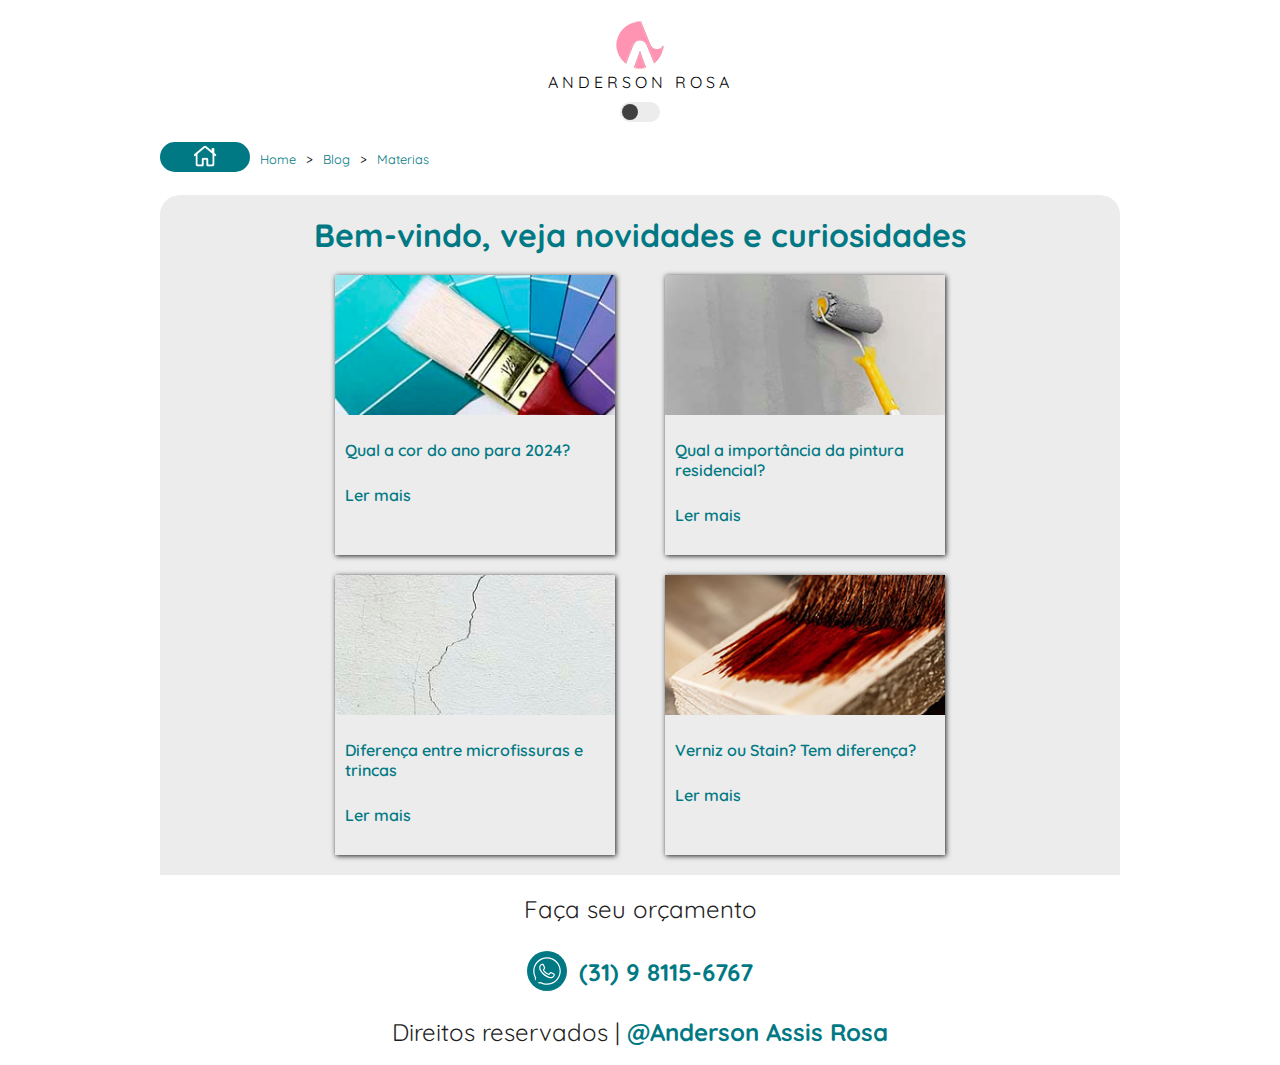
<file: blog-paginas/materias.html>
<!DOCTYPE html>
<html lang="pt-br">

<head>
    <meta charset="UTF-8">
    <meta name="viewport" content="width=device-width, initial-scale=1.0">
    <link rel="shortcut icon" href="../imagens/logo-pequena.png" type="image/x-icon">

    <link rel="stylesheet" href="../reset.css">
    <link rel="stylesheet" href="blog-pages-global.css">
    <link rel="stylesheet" href="materias.css">
    
    <link rel="stylesheet" href="../footer/footer-mobile.css">
    <link rel="stylesheet" href="../footer/footer-desktop.css">

    <title>Materias</title>
</head>

<body>
    <img class="arrow-top" src="../imagens/seta-branca.png" alt="seta topo">
    <header class="class-header">
        <div class="logo"></div>
        <p>ANDERSON ROSA</p>
    </header>


    <div class="button-case">
        <div class="ball"></div>
    </div>
    <main class="class-main">
        <span class="path">
            <a href="../index.html" target="_self" rel="prev">
                <img class="home" src="../imagens/icones/home.png" alt="home">
            </a>
            <a href="../index.html" target="_self" rel="prev">
                Home
            </a> >
            <a href="../blog.html" target="_self" rel="prev">
                Blog
            </a> > 
            <a href="materias.html">
                Materias
            </a>
        </span>
        <section class="scroll-blog">
            <h1>Bem-vindo, veja novidades e curiosidades</h1>

            <article class="lines">
                <div class="cards-blog">
                    <img src="../imagens/paleta-de-cores.jpg" alt="pincel com paleta de cores">
                    <a href="../blog-paginas/cor-ano.html" target="_self" rel="next">Qual a cor do ano para 2024?</a>
                    <a class="read-more" href="../blog-paginas/cor-ano.html" target="_self" rel="next">Ler mais</a>
                </div>
                <div class="cards-blog">
                    <img src="../imagens/rolo-de-pintura.jpg" alt="Rolo de pintura">
                    <a href="../blog-paginas/importancia-pintura.html" target="_self" rel="next">Qual a importância da pintura residencial?</a>
                    <a class="read-more" href="../blog-paginas/importancia-pintura.html" target="_self" rel="next">Ler mais</a>
                </div>
            </article>
            <article class="lines">
                <div class="cards-blog">
                    <img src="../imagens/rachadura-na-parede.jpg" alt="Rachadura na parede">
                    <a href="../blog-paginas/trinca-fissura.html" target="_self" rel="next">Diferença entre microfissuras e trincas</a>
                    <a class="read-more" href="../blog-paginas/trinca-fissura.html" target="_self" rel="next">Ler mais</a>
                </div>
                <div class="cards-blog">
                    <img src="../imagens/verniz.jpg" alt="Aplicação de verniz">
                    <a href="../blog-paginas/verniz-ou-stain.html" target="_self" rel="next">Verniz ou Stain? Tem diferença?</a>
                    <a class="read-more" href="../blog-paginas/verniz-ou-stain.html" target="_self" rel="next">Ler mais</a>
                </div>
            </article>
        </section>
    </main>
    <footer id="footer-contact">
        <p>
            Faça seu orçamento
        </p>
        <p><img class="whats" src="../imagens/icones/icons8-whatsapp.svg" alt="ícone do whatsapp">
            <strong>
                <a href="https://wa.me/5531981156767?text=Ol%C3%A1%20Anderson%2C%20vi%20seu%20trabalho%20e%20quero%20fazer%20um%20or%C3%A7amento"
                    target="_blank" rel="external">
                    (31) 9 8115-6767
                </a>
            </strong>
        </p>
        <hr>
        <p>
            Direitos reservados |
            <strong>
                <a href="https://wa.me/5531981156767?text=Ol%C3%A1%20Anderson%2C%20vi%20seu%20trabalho%20e%20quero%20fazer%20um%20or%C3%A7amento"
                    target="_blank" rel="external">@Anderson Assis Rosa
                </a>
            </strong>
        </p>
    </footer>
    <script src="script-blog.js"></script>
</body>
</html>
</file>
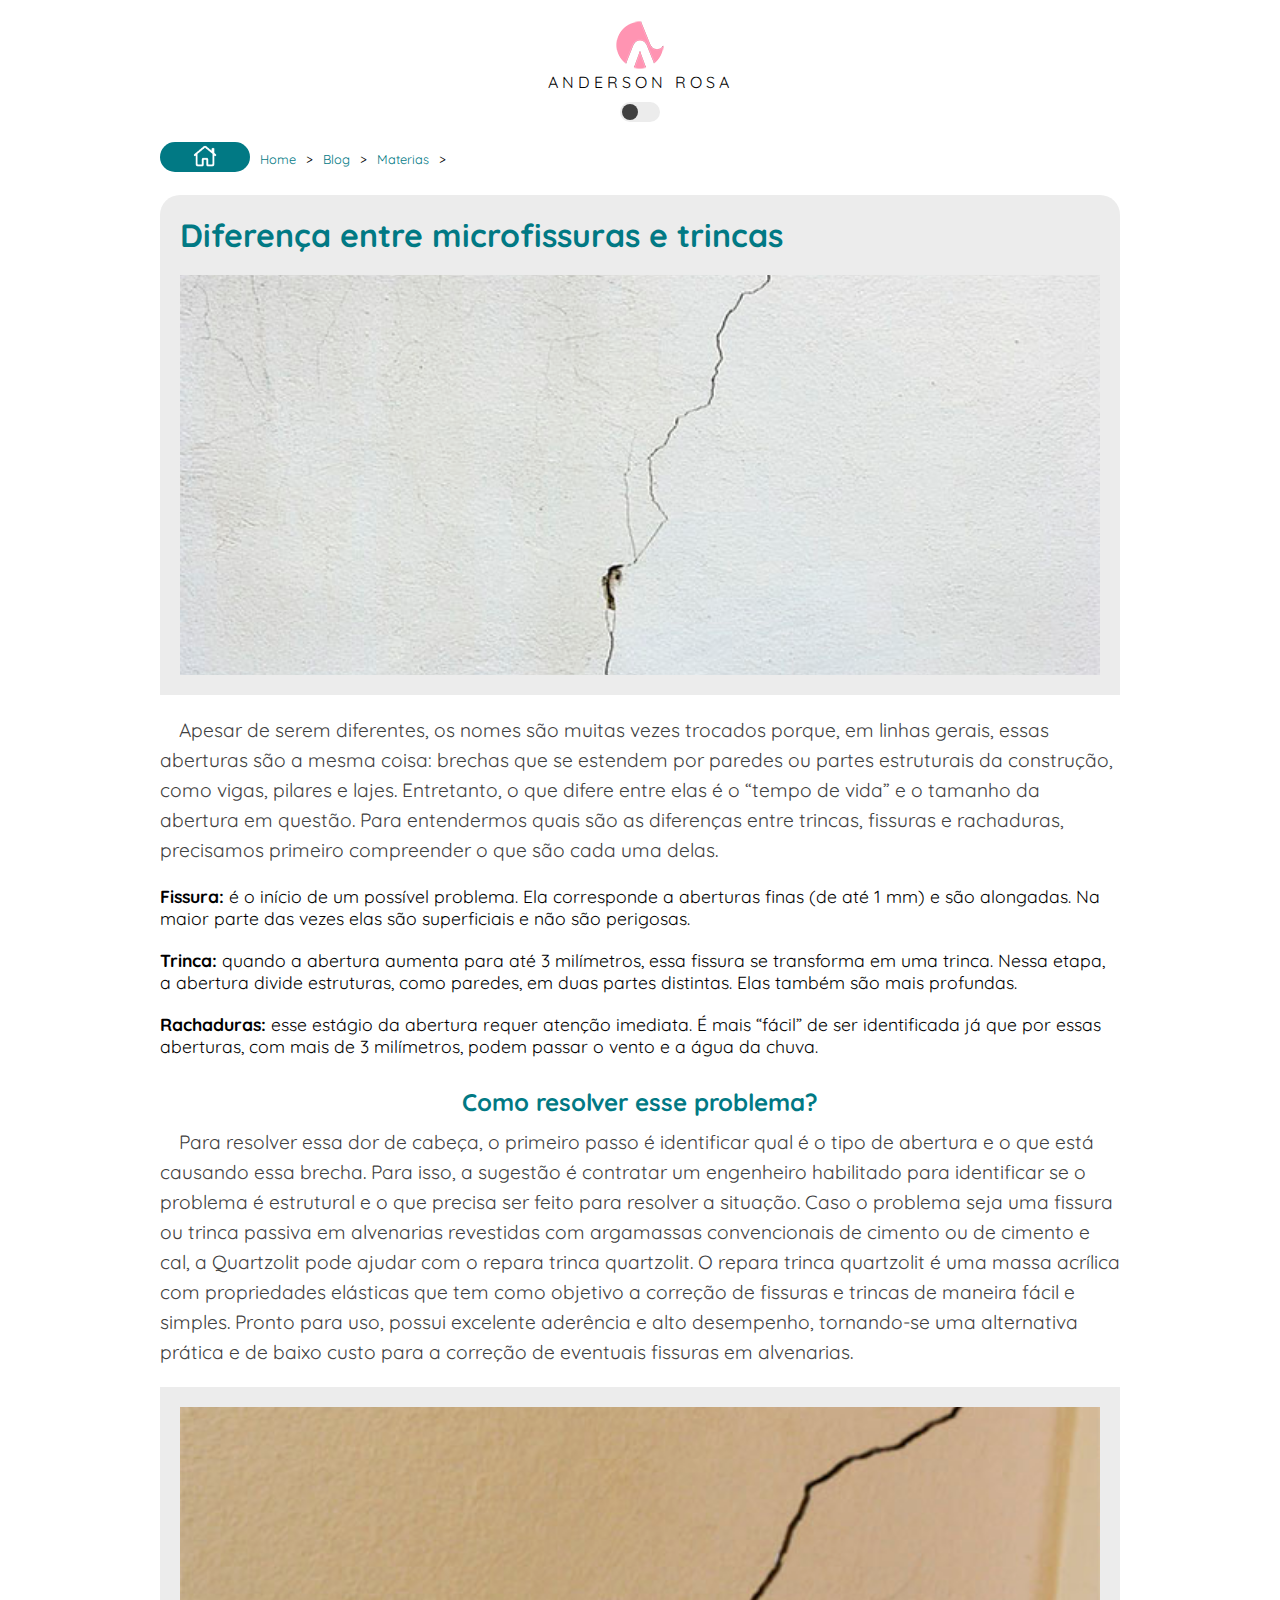
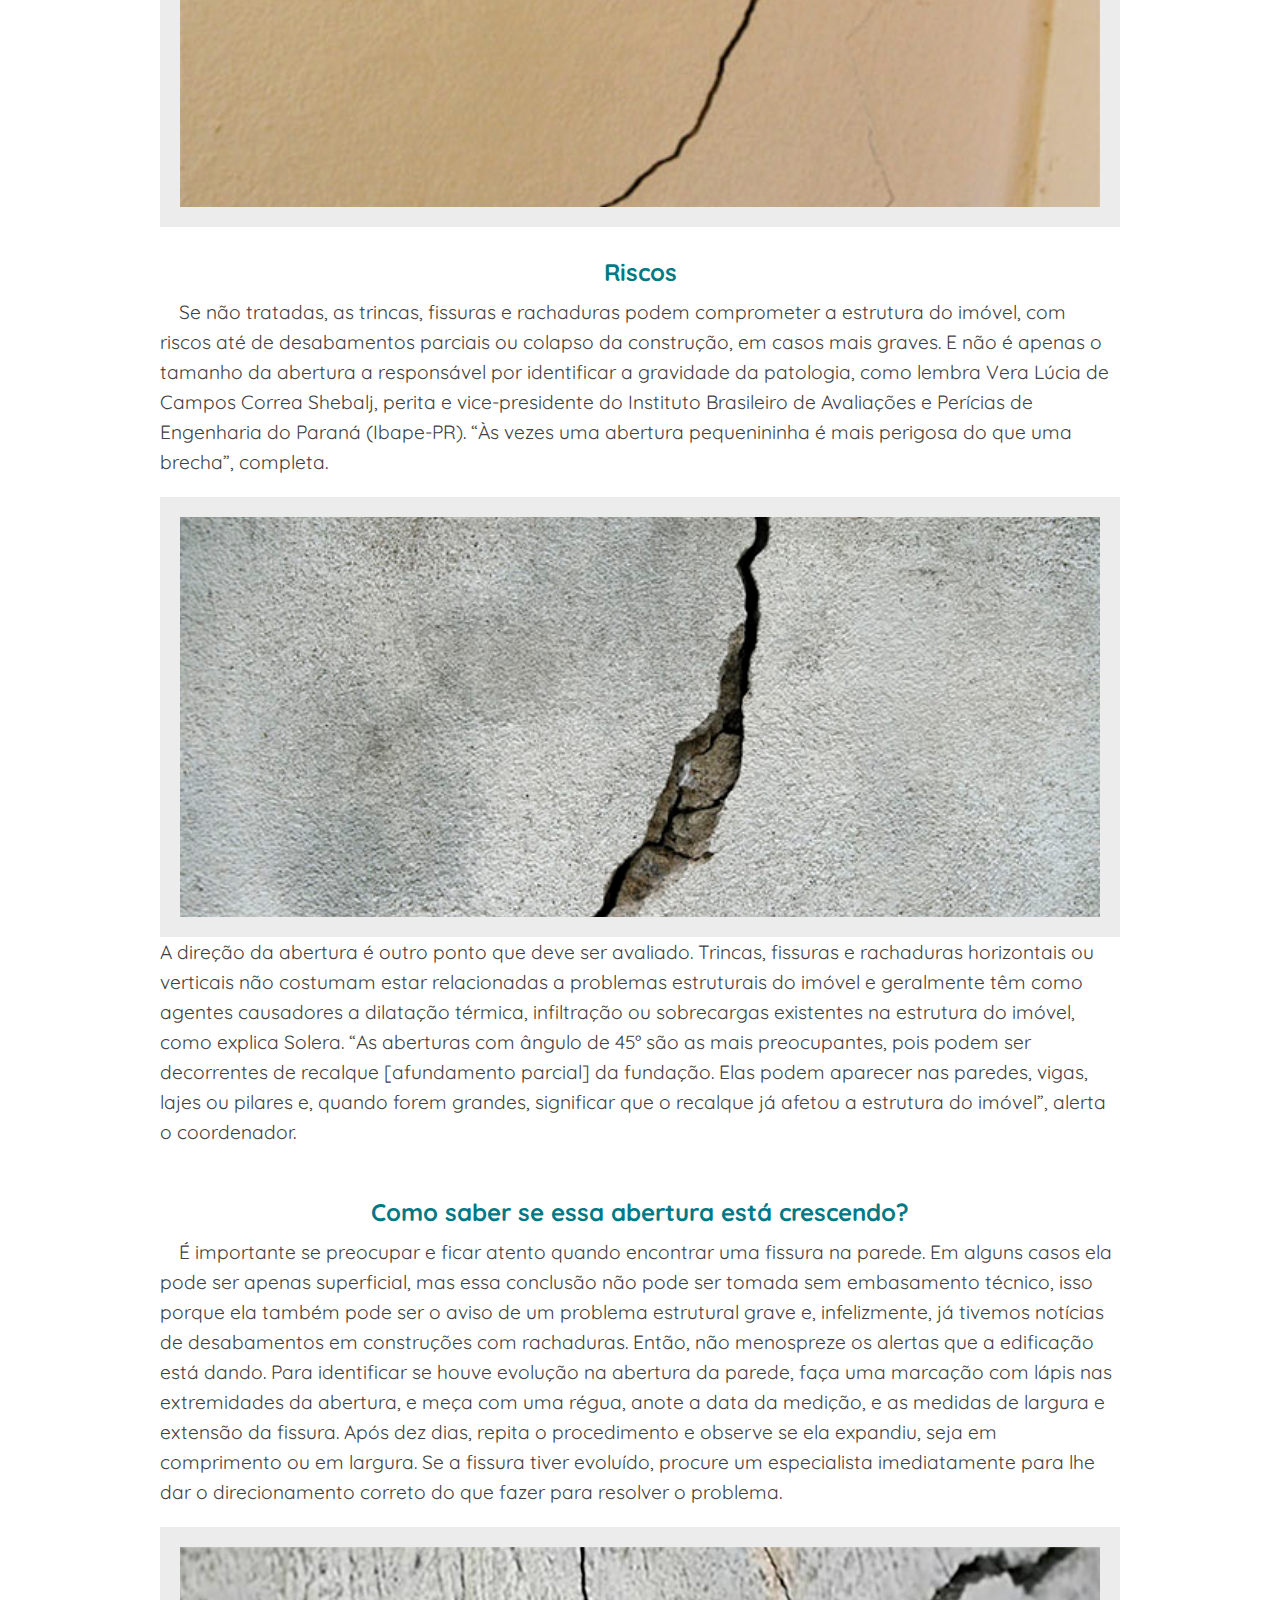
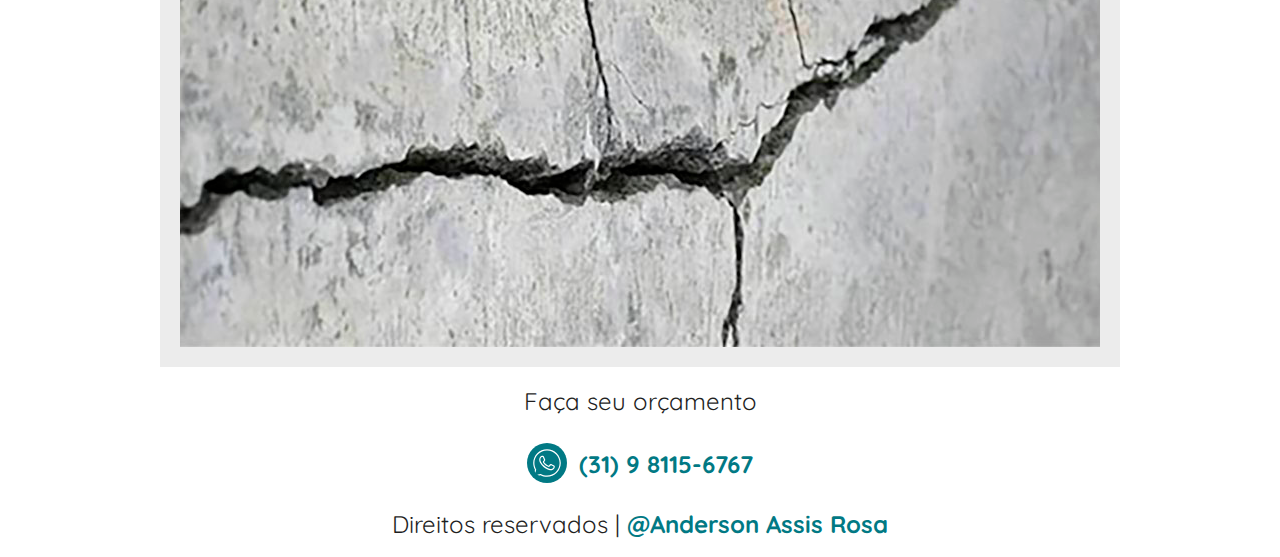
<file: blog-paginas/trinca-fissura.html>
<!DOCTYPE html>
<html lang="pt-br">

<head>
    <meta charset="UTF-8">
    <meta name="viewport" content="width=device-width, initial-scale=1.0">
    <link rel="shortcut icon" href="../imagens/logo-pequena.png" type="image/x-icon">

    <link rel="stylesheet" href="../reset.css">
    <link rel="stylesheet" href="blog-pages-global.css">
    <link rel="stylesheet" href="trinca-fissura.css">

    <link rel="stylesheet" href="../footer/footer-mobile.css">
    <link rel="stylesheet" href="../footer/footer-desktop.css">

    <title>Trincas e Fissuras</title>
</head>

<body>
    <img class="arrow-top" src="../imagens/seta-branca.png" alt="">
    <header class="class-header">
        <div class="logo"></div>
        <p>ANDERSON ROSA</p>
    </header>
    <div class="button-case">
        <div class="ball"></div>
    </div>
    <main class="class-main">
        <span class="path">
            <a href="../index.html" target="_self" rel="prev">
                <img class="home" src="../imagens/icones/home.png" alt="home">
            </a>
            <a href="../index.html" target="_self" rel="prev">
                Home
            </a> > 
            <a href="../blog.html" target="_self" rel="prev">
                Blog 
            </a> >
            <a href="materias.html">
                Materias
            </a> >
        </span>
        <section class="call">
            <h1>Diferença entre microfissuras e trincas</h1>
            <div class="img-one"></div>
        </section>

        <section class="text">
            <article>
                <p>
                    &emsp;Apesar de serem diferentes, os nomes são muitas vezes trocados porque, em linhas gerais, essas aberturas são a mesma coisa: brechas que se estendem por paredes ou partes estruturais da construção, como vigas, pilares e lajes. Entretanto, o que difere entre elas é o “tempo de vida” e o tamanho da abertura em questão.

                    Para entendermos quais são as diferenças entre trincas, fissuras e rachaduras, precisamos primeiro compreender o que são cada uma delas.
                </p>
                <ul class="list-crack">
                    <li>
                        <strong>Fissura:</strong> é o início de um possível problema. Ela corresponde a aberturas finas (de até 1 mm) e são alongadas. Na maior parte das vezes elas são superficiais e não são perigosas.
                    </li>
                    <li>
                        <strong>Trinca:</strong> quando a abertura aumenta para até 3 milímetros, essa fissura se transforma em uma trinca. Nessa etapa, a abertura divide estruturas, como paredes, em duas partes distintas. Elas também são mais profundas.
                    </li>
                    <li>
                        <strong>Rachaduras:</strong> esse estágio da abertura requer atenção imediata. É mais “fácil” de ser identificada já que por essas aberturas, com mais de 3 milímetros, podem passar o vento e a água da chuva.
                    </li>
                </ul>
            </article>

            <article>
                <h2>Como resolver esse problema?</h2>
                <p>
                    &emsp;Para resolver essa dor de cabeça, o primeiro passo é identificar qual é o tipo de abertura e o que está causando essa brecha. Para isso, a sugestão é contratar um engenheiro habilitado para identificar se o problema é estrutural e o que precisa ser feito para resolver a situação.

                    Caso o problema seja uma fissura ou trinca passiva em alvenarias revestidas com argamassas convencionais de cimento ou de cimento e cal, a Quartzolit pode ajudar com o repara trinca quartzolit.
                    
                    O repara trinca quartzolit é uma massa acrílica com propriedades elásticas que tem como objetivo a correção de fissuras e trincas de maneira fácil e simples. Pronto para uso, possui excelente aderência e alto desempenho, tornando-se uma alternativa prática e de baixo custo para a correção de eventuais fissuras em alvenarias.
                </p>
                <div class="imagem">
                    <div class="img-two"></div>
                </div>
            </article>

            <article>
                <h2>Riscos</h2>
                <p>
                    &emsp;Se não tratadas, as trincas, fissuras e rachaduras podem comprometer a estrutura do imóvel, com riscos até de desabamentos parciais ou colapso da construção, em casos mais graves. E não é apenas o tamanho da abertura a responsável por identificar a gravidade da patologia, como lembra Vera Lúcia de Campos Correa Shebalj, perita e vice-presidente do Instituto Brasileiro de Avaliações e Perícias de Engenharia do Paraná (Ibape-PR). “Às vezes uma abertura pequenininha é mais perigosa do que uma brecha”, completa.
                </p>
                <div class="imagem">
                    <div class="img-three"></div>
                </div>
                <p>
                    A direção da abertura é outro ponto que deve ser avaliado. Trincas, fissuras e rachaduras horizontais ou verticais não costumam estar relacionadas a problemas estruturais do imóvel e geralmente têm como agentes causadores a dilatação térmica, infiltração ou sobrecargas existentes na estrutura do imóvel, como explica Solera.
                    “As aberturas com ângulo de 45° são as mais preocupantes, pois podem ser decorrentes de recalque [afundamento parcial] da fundação. Elas podem aparecer nas paredes, vigas, lajes ou pilares e, quando forem grandes, significar que o recalque já afetou a estrutura do imóvel”, alerta o coordenador.
                </p>
            </article>

            <article>
                <h2>Como saber se essa abertura está crescendo?</h2>
                <p>
                    &emsp;É importante se preocupar e ficar atento quando encontrar uma fissura na parede. Em alguns casos ela pode ser apenas superficial, mas essa conclusão não pode ser tomada sem embasamento técnico, isso porque ela também pode ser o aviso de um problema estrutural grave e, infelizmente, já tivemos notícias de desabamentos em construções com rachaduras.

                    Então, não menospreze os alertas que a edificação está dando.
                    
                    Para identificar se houve evolução na abertura da parede, faça uma marcação com lápis nas extremidades da abertura, e meça com uma régua, anote a data da medição, e as medidas de largura e extensão da fissura. Após dez dias, repita o procedimento e observe se ela expandiu, seja em comprimento ou em largura.
                    Se a fissura tiver evoluído, procure um especialista imediatamente para lhe dar o direcionamento correto do que fazer para resolver o problema.
                </p>
                <div class="imagem">
                    <div class="img-four"></div>
                </div>
            </article>
        </section>
    </main>
    <footer id="footer-contact">
        <p>
            Faça seu orçamento
        </p>
        <p><img class="whats" src="../imagens/icones/icons8-whatsapp.svg" alt="ícone do whatsapp">
            <strong>
                <a href="https://wa.me/5531981156767?text=Ol%C3%A1%20Anderson%2C%20vi%20seu%20trabalho%20e%20quero%20fazer%20um%20or%C3%A7amento"
                    target="_blank" rel="external">
                    (31) 9 8115-6767
                </a>
            </strong>
        </p>
        <hr>
        <p>
            Direitos reservados | 
            <strong>
                <a
                    href="https://wa.me/5531981156767?text=Ol%C3%A1%20Anderson%2C%20vi%20seu%20trabalho%20e%20quero%20fazer%20um%20or%C3%A7amento"
                    target="_blank" rel="external">@Anderson Assis Rosa
                </a>
            </strong>
        </p>
    </footer>
    <script src="script-blog.js"></script>
</body>

</html>
</file>
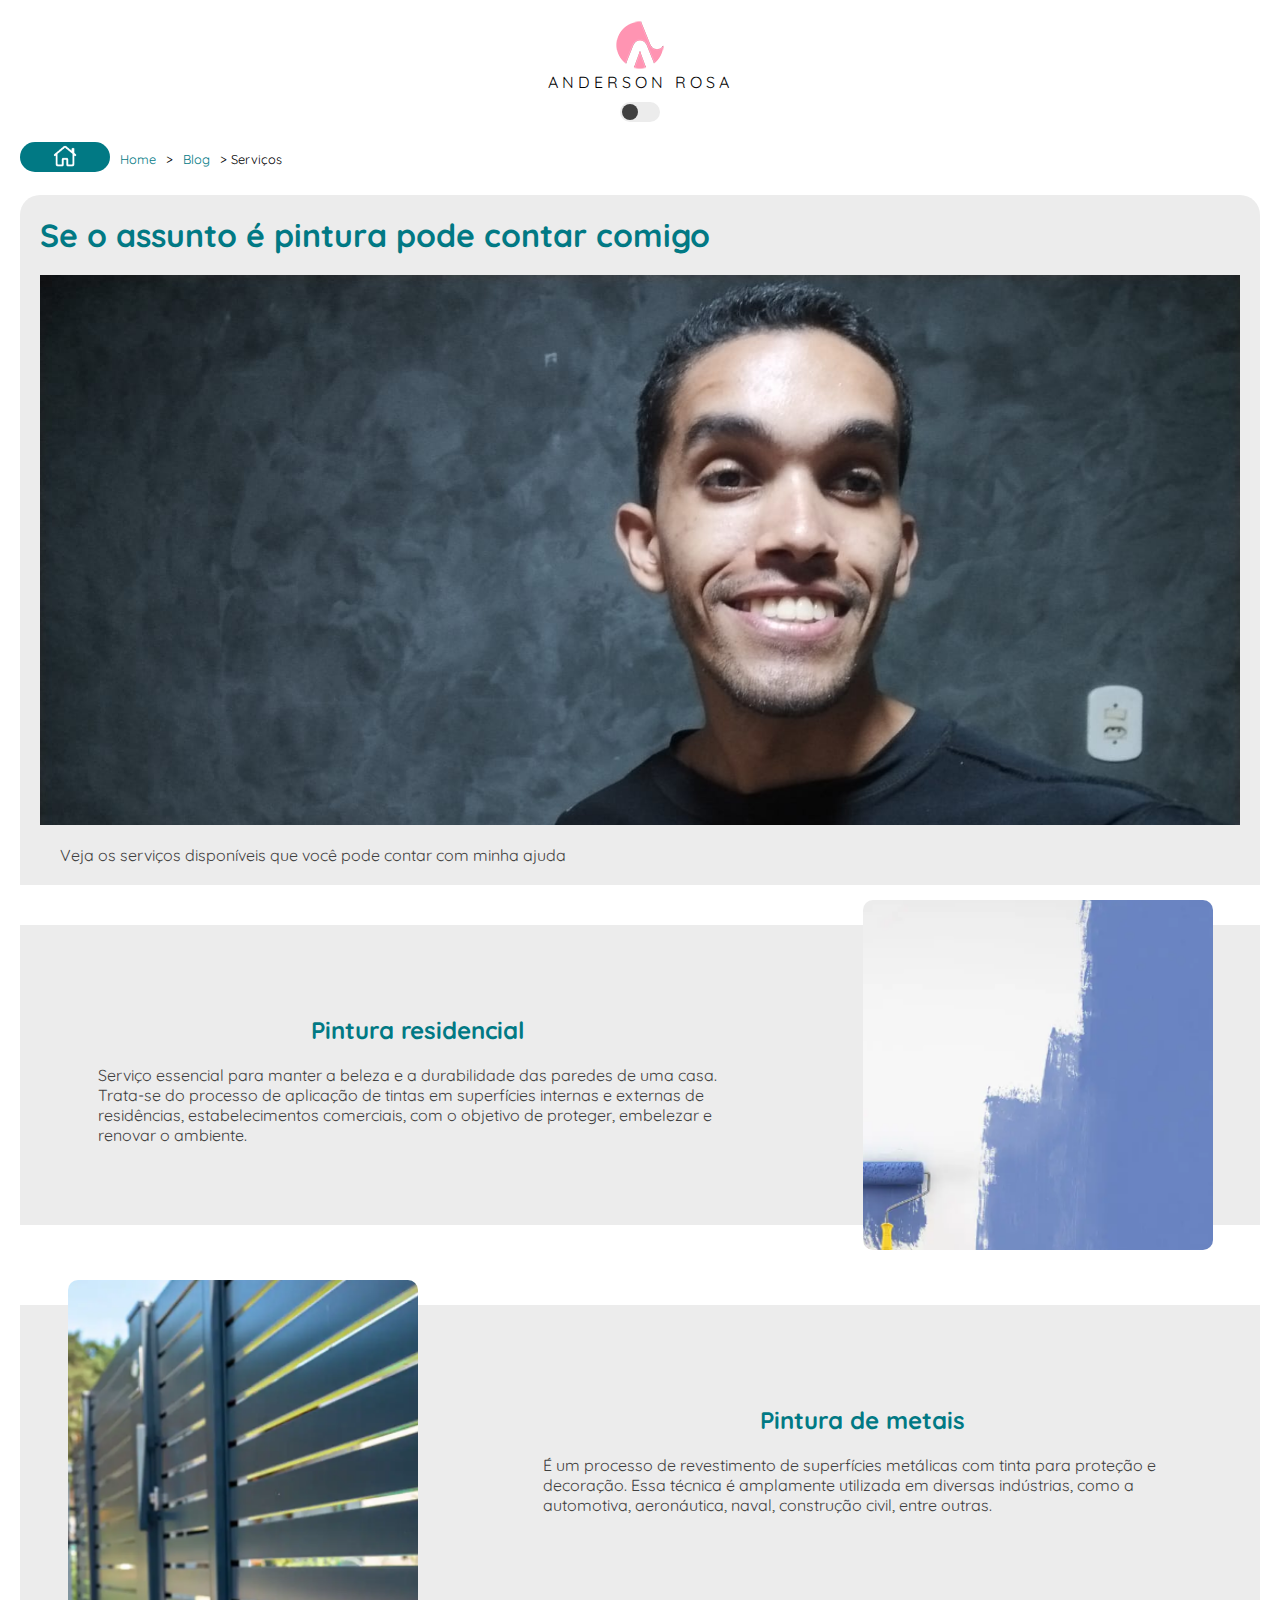
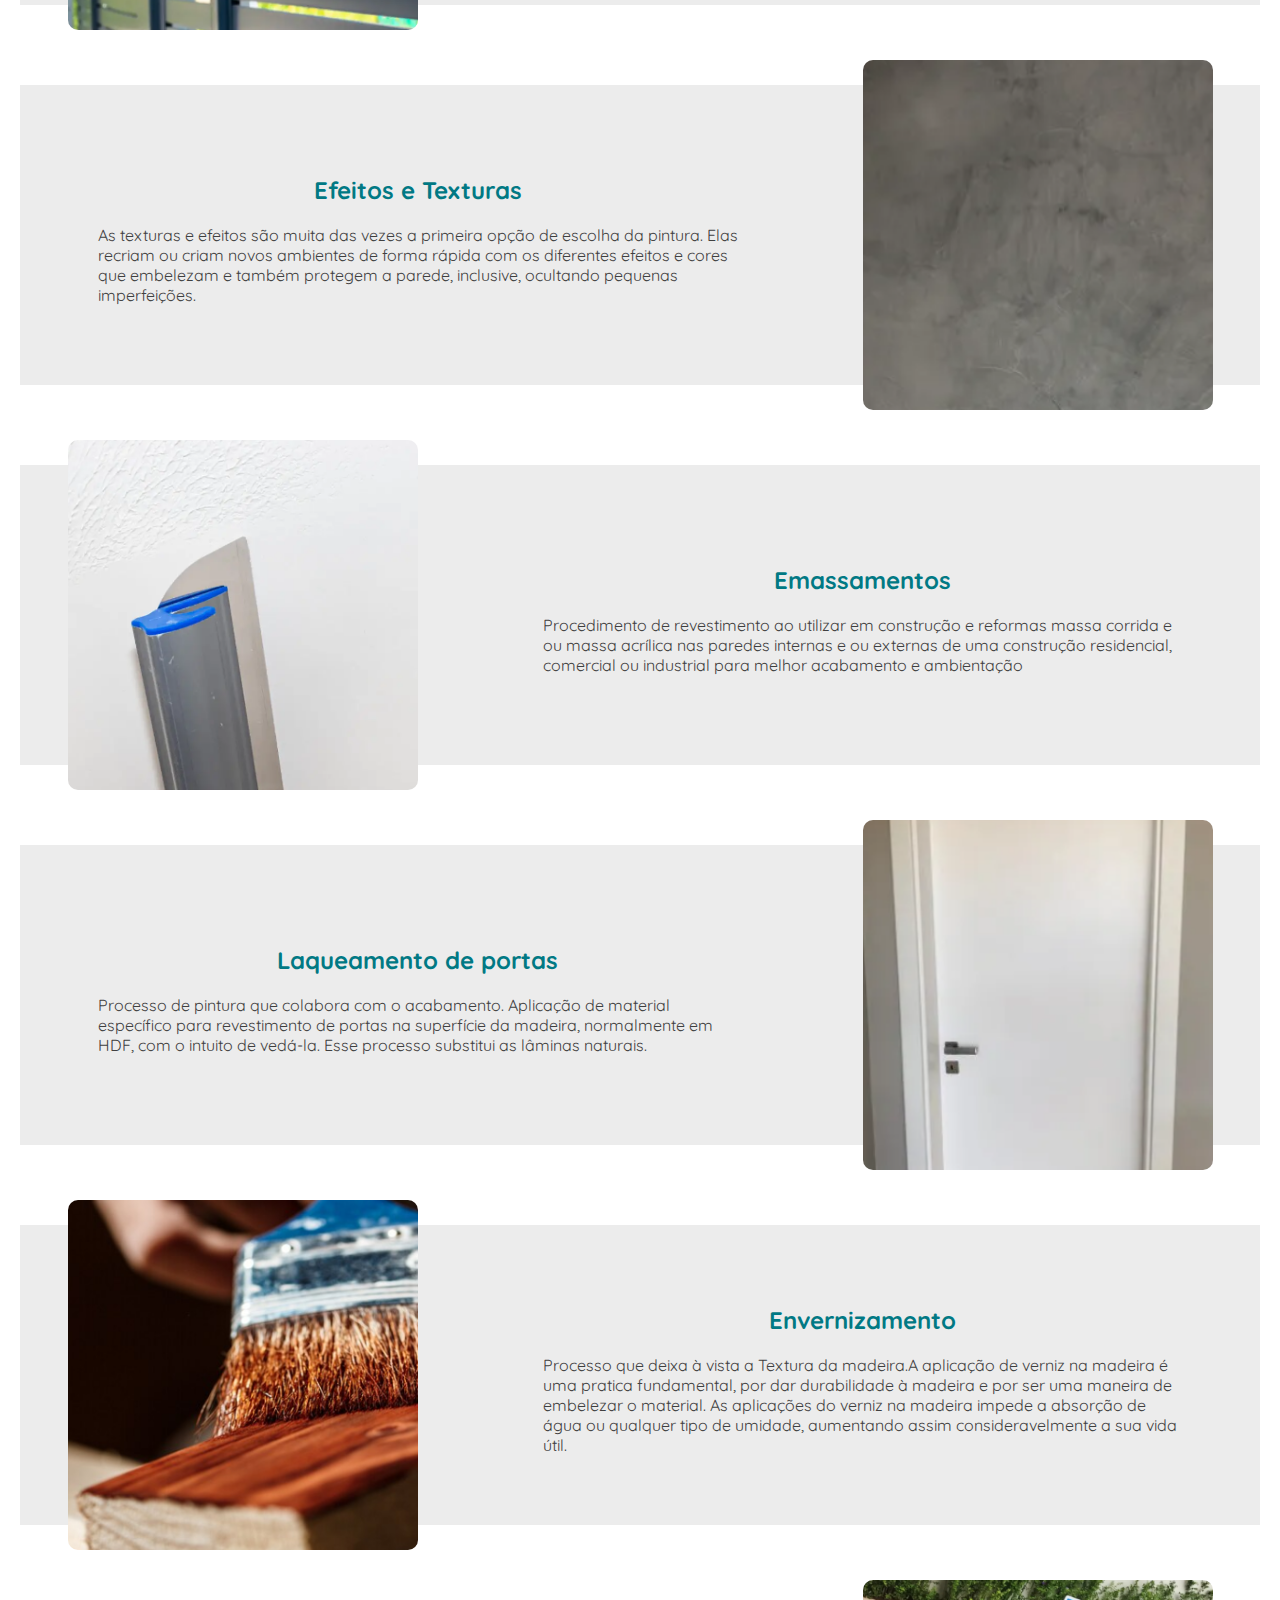
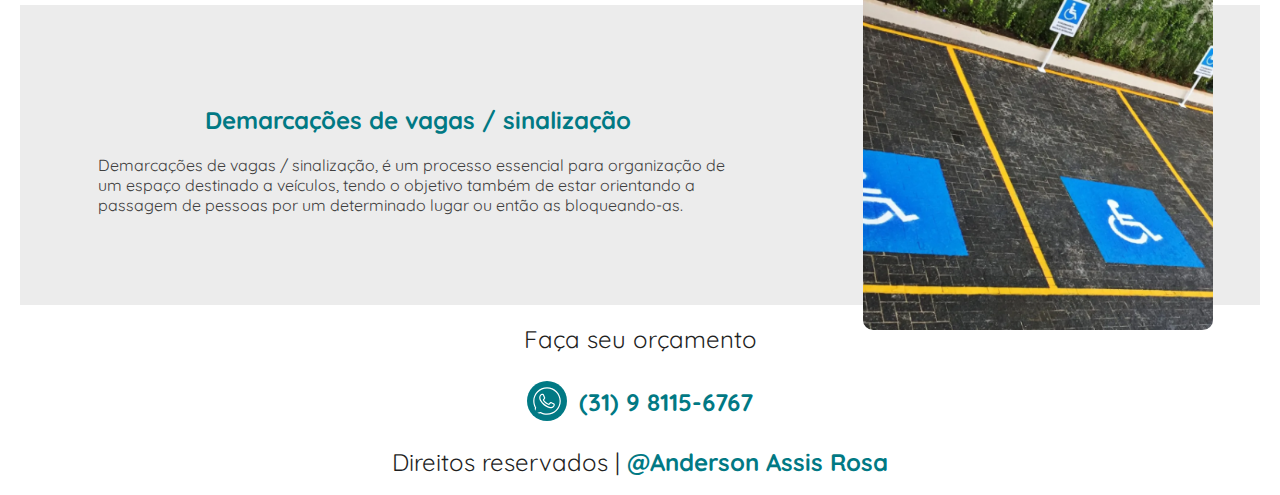
<file: services-paginas/services.html>
<!DOCTYPE html>
<html lang="pt-br">

<head>
    <meta charset="UTF-8">
    <meta name="viewport" content="width=device-width, initial-scale=1.0">
    <link rel="shortcut icon" href="../imagens/logo-pequena.png" type="image/x-icon">

    <link rel="stylesheet" href="../reset.css">
    <link rel="stylesheet" href="../blog-paginas/blog-pages-global.css">
    <link rel="stylesheet" href="services-mobile.css">
    <link rel="stylesheet" href="services-desktop.css">

    <link rel="stylesheet" href="../footer/footer-mobile.css">
    <link rel="stylesheet" href="../footer/footer-desktop.css">

    <title>Serviços</title>
</head>

<body>
    <img class="arrow-top" src="../imagens/seta-branca.png" alt="">
    <header class="class-header">
        <div class="logo"></div>
        <p>ANDERSON ROSA</p>
    </header>
    <div class="button-case">
        <div class="ball"></div>
    </div>
    <main class="class-main">
        <span class="path">
            <a href="../index.html" target="_self" rel="prev">
                <img class="home" src="../imagens/icones/home.png" alt="home">
            </a>
            <a href="../index.html" target="_self" rel="prev">
                Home
            </a> > 
            <a href="../blog.html" target="_self" rel="prev">
                Blog 
            </a> > Serviços
        </span>
        <section class="call">
            <h1>Se o assunto é pintura pode contar comigo</h1>
            <div class="img-one"></div>
            <p>
                &emsp; Veja os serviços disponíveis que você pode contar com minha ajuda
            </p>
        </section>

        <section class="text">

            <article class="service">
                <div class="infos">
                    <h2>Pintura residencial</h2>
                    <p>
                        Serviço essencial para manter a beleza e a durabilidade das paredes de uma casa. Trata-se do processo de aplicação de tintas em superfícies internas e externas de residências, estabelecimentos comerciais, com o objetivo de proteger, embelezar e renovar o ambiente.
                    </p>
                </div>
                <div>
                    <div class="photo-service" id="one"></div>
                </div>
            </article>

            <article class="service-par" >
                <div>
                    <div class="photo-service" id="two"></div>
                </div>
                <div class="infos">
                    <h2>Pintura de metais</h2>
                    <p>
                        É um processo de revestimento de superfícies metálicas com tinta para proteção e decoração. Essa técnica é amplamente utilizada em diversas indústrias, como a automotiva, aeronáutica, naval, construção civil, entre outras.
                    </p>
                </div>
            </article>

            <article class="service">
                <div class="infos">
                    <h2>Efeitos e Texturas</h2>
                    <p>
                        As texturas e efeitos são muita das vezes a primeira opção de escolha da pintura. Elas recriam ou criam novos ambientes de forma rápida com os diferentes efeitos e cores que embelezam e também protegem a parede, inclusive, ocultando pequenas imperfeições.
                    </p>
                </div>
                <div>
                    <div class="photo-service"  id="three"></div>
                </div>
            </article>

            <article class="service-par" >
                <div>
                    <div class="photo-service" id="four"></div>
                </div>
                <div class="infos">
                    <h2>Emassamentos</h2>
                    <p>
                        Procedimento de revestimento ao utilizar em construção e reformas massa corrida e ou massa acrílica nas paredes internas e ou externas de uma construção residencial, comercial ou industrial para melhor acabamento e ambientação
                    </p>
                </div>
            </article>

            <article class="service">
                <div class="infos">
                    <h2>Laqueamento de portas</h2>
                    <p>
                        Processo de pintura que colabora com o acabamento. Aplicação de material específico para revestimento de portas na superfície da madeira, normalmente em HDF, com o intuito de vedá-la. Esse processo substitui as lâminas naturais.
                    </p>
                </div>
                <div>
                    <div class="photo-service"  id="five"></div>
                </div>
            </article>

            <article class="service-par">
                <div>
                    <div class="photo-service"  id="six"></div>
                </div>
                <div class="infos">
                    <h2>Envernizamento</h2>
                    <p>
                        Processo que deixa à vista a Textura da madeira.A aplicação de verniz na madeira é uma pratica fundamental, por dar durabilidade à madeira e por ser uma maneira de embelezar o material. As aplicações do verniz na madeira impede a absorção de água ou qualquer tipo de umidade, aumentando assim consideravelmente a sua vida útil. 
                    </p>
                </div>
            </article>

            <article class="service">
                <div class="infos">
                    <h2>Demarcações de vagas / sinalização</h2>
                    <p>
                       Demarcações de vagas / sinalização, é um processo essencial para organização de um espaço destinado a veículos, tendo o objetivo também de estar orientando a passagem de pessoas por um determinado lugar ou então as bloqueando-as.
                    </p>
                </div>
                <div>
                    <div class="photo-service"  id="seven"></div>
                </div>
            </article>

    </main>
    <footer id="footer-contact">
        <p>
            Faça seu orçamento
        </p>
        <p><img class="whats" src="../imagens/icones/icons8-whatsapp.svg" alt="ícone do whatsapp">
            <strong>
                <a href="https://wa.me/5531981156767?text=Ol%C3%A1%20Anderson%2C%20vi%20seu%20trabalho%20e%20quero%20fazer%20um%20or%C3%A7amento"
                    target="_blank" rel="external">
                    (31) 9 8115-6767
                </a>
            </strong>
        </p>
        <hr>
        <p>
            Direitos reservados | 
            <strong>
                <a
                    href="https://wa.me/5531981156767?text=Ol%C3%A1%20Anderson%2C%20vi%20seu%20trabalho%20e%20quero%20fazer%20um%20or%C3%A7amento"
                    target="_blank" rel="external">@Anderson Assis Rosa
                </a>
            </strong>
        </p>
    </footer>
    <script src="../blog-paginas/script-blog.js"></script>
</body>

</html>
</file>
<file: header/header-mobile.css>
.background-header {
    background-image: url(../imagens/houses-66-desfocado.jpg);
    height: 200px;
    background-repeat: no-repeat;
    background-size: cover;
}

.arrow-top{
    position: fixed;
    bottom: 5%;
    right: 10%;
    background-color: light-dark(var(--blue-marine), var(--pink));
    border-radius: 50%;
    padding: 5px;
    visibility: hidden;
    opacity: 0;
    transition: .10s ease-in-out;
}

.arrow-top.active{
    opacity: 1;
    visibility: visible;
}   

.button-case{
    position: relative;
    top: 10%;
    left:5%;
    background-color: var(--white);
    width: 40px;
    height: 20px;
    border-radius: 50px;
}

.ball{
    position: relative;
    left: 0;
    transform: scale(.8);
    width: 50%;
    background-color:var(--black-dark);
    height: 20px;
    border-radius: 50px;
    transition: .4s;
}

.button-case.dark{
    background-color: var(--black-dark);
}

.ball.dark{
    left:calc(100% - 20px);
    background-color: var(--white);
}

.background-header>span {
    color:var(--white);
    position: absolute;
}

.title-anderson1 {
    font-weight: 700;
    top: 80px;
    left: 15px;
}

.title-anderson2 {
    border-radius: 50px;
    padding:0px 20px;
    font-weight: 400;
    font-style: italic;
    top: 100px;
    left: 60px;
    font-size: 12px;
}

.menu {
    display: none;
}

#menu-hamburguer {
    position: absolute;
    top: 20px;
    right: 20px;
    align-items: end;
    display: flex;
    flex-direction: column;
    gap: 3px;
    z-index: 4;
}

#menu-hamburguer>div {
    background-color: light-dark(var(--black-dark), var(--smoke));
    height: 3px;
    width: 30px;
    border-radius: 15px;
}

#section-hamburguer>ul{
    top: 0px;
    right: 0px;
    display: flex;
    width: 100vw;
    height: 100vh;
    /* background:linear-gradient(to top, var(--blue-cian), var(--white)50%); */
    background-color: light-dark(var(--white),var(--black-dark));
    position: fixed;
    flex-direction: column;
    justify-content: space-around;
    pointer-events: none;
    /*faz com que o usurio nao consiga clicar em algo que ainda nao esta aparecendo*/
    z-index: 3;
    transition: 0.8s ease-in-out;
    transform: translateX(100%);
}

#section-hamburguer>ul.open{
    transform: translateX(0);
}

#section-hamburguer>ul>li{
    font-weight: 600;
        padding: 0px 0px 0px 30px;
        pointer-events: all;
}

#section-hamburguer>ul>li>a {
    color:light-dark(var(--black-dark), var(--smoke));
}

.logo-hamburguer {
    display: flex;
    flex-direction: column;
    align-items: center;
    justify-content: center;
    position: relative;
}

.logo-hamburguer>.logo-img {
    background-image: url(../imagens/logo-pequena.png);
    height: 50px;
    width: 50px;
}

.logo-hamburguer>p {
    margin-top: 5px;
    color: light-dark(var(--black-dark), var(--smoke));
}
</file>
<file: header/header-desktop.css>
@media screen and (min-width:1024px) {

    .background-header {
        background-image: url(../imagens/houses-66-desfocado.jpg);
        background-position: center top;
        height: 650px;
        background-attachment: fixed;
    }

    .arrow-top{
        right: 3%;
    }

    .button-case {

        width: 80px;
        height: 40px;
    }

    .ball {
        height: 40px;
    }

    .ball.dark {
        left: calc(100% - 40px);
    }

    #logo {
        position: relative;
        top: 2%;
        left: 85%;
        height: 100px;
        width: 100px;
        background-image: url(../imagens/logo-media.png);
    }

    .title-anderson1 {
        font-weight: 700;
        font-size: 3.5em;
        top: 250px;
        left: 50px;
    }

    .title-anderson2 {
        font-weight: 400;
        top: 310px;
        left: 230px;
        font-size: 2.0em;
        font-style: italic;
    }

    .menu-mobile {
        display: none;
    }

    .menu {
        display: inline-block;
        width: 100vw;
    }

    .menu>nav {
        width: 100%;
        margin: auto;
    }

    .menu>nav>ul {
        display: flex;
        gap: 110px;
    }

    .menu>nav>ul>li>a {
        color: light-dark(var(--blue-marine), var(--white));
        padding: 5px 20px;
        border-radius: 50px;
    }

    .menu>nav>ul>li>a:hover {
        background-color: light-dark(var(--blue-cian), var(--pink));
        color: var(--white);
    }

    .link-whats-desktop {
        display: flex;
        align-items: center;
    }

    .link-whats-desktop>img {
        height: 30px;
        margin-right: 10px;
        background-color: light-dark(var(--blue-marine), var(--black-dark));
        padding: 2px;
        border-radius: 50%;
    }

    .link-whats-mobile {
        display: none;
    }

    .buttons-menu {
        display: flex;
        height: 80px;
        flex-direction: row;
        gap: 50px;
        justify-content: center;
        align-items: center;
    }

    .buttons-menu {
        font-size: 1.2em;
    }

    .buttons-menu>a:visited {
        color: light-dark(var(--blue-marine), var(--white));
    }
}
</file>
<file: cards-blog/cards-blog-mobile.css>
h2>a{
    color: light-dark(var(--blue-marine), var(--white));
    font-style: italic;
}

#section-cards-blog {
    width: 100vw;
    padding: 20px;
    display: flex;
    flex-direction: column;
    justify-content: center;
    align-items: center;
    gap: 20px;
}

#section-cards-blog>article {
    display: flex;
    flex-direction: column;
    gap: 20px;
}

#section-cards-blog>h2 {
    color: light-dark(var(--blue-marine), var(--white));
    text-align: center;
}

.cards-blog {
    display: flex;
    flex-direction: column;
    gap: 25px;
    height: 300px;
    width: 300px;
    background-color: var(--grey);
    box-shadow: 1px 1px 5px var(--black);
}

.cards-blog-third {
    display: none;
}

.cards-blog>img {
    height: 50%;
}

.cards-blog>a {
    color:light-dark( var(--blue-marine),  var(--black-dark));
    font-weight: 600;
    font-size: 1.3em;
    padding: 0px 20px;
}

.cards-blog>.read-more {
    font-size: 1em;
    font-style: italic;
}
</file>
<file: cards-blog/cards-blog-desktop.css>
@media screen and (min-width:1024px) {

    #section-cards-blog>article {
        flex-direction: row;
    }

    .cards-blog-third {
        display: flex;
        flex-direction: column;
        gap: 25px;
        height: 300px;
        width: 300px;
        background-color: var(--grey);
        box-shadow: 1px 1px 5px var(--black);
    }

    .cards-blog-third>img {
        height: 50%;
    }

    .cards-blog-third>a {
        color:light-dark( var(--blue-marine),  var(--black-dark));
        font-weight: 600;
        font-size: 1.3em;
        padding: 0px 20px;
    }

    .cards-blog-third>.read-more {
        font-size: 1em;
        font-style: italic;
    }
}
</file>
<file: profile/profile-mobile.css>
.link-whats-mobile {
    margin: 10px 0px 20px;
    display: flex;
    flex-direction: row;
    align-items: center;
    justify-content: center;
    font-weight: 600;
    color: light-dark(var(--blue-marine),var(--white));
    font-style: italic;
}

.whats-mobile {
    height: 20px;
    margin-right: 10px;
    transform: translateY(4px);
    background-color: light-dark(var(--blue-marine),var(--black-dark));
    padding: 2px;
    border-radius: 50%;
}

#foto-perfil {
    background-image: url(../imagens/foto-perfil-pequena.png);
    position: relative;
    margin: auto;
    background-repeat: no-repeat;
    height: 150px;
    width: 154px;
    display: block;
    border: solid 2px light-dark(var(--blue-marine),var(--white));
    border-radius: 50%;
    z-index: -1;
}

.div-photo-profile {
    display: block;
    width: 100vw;
}

.description-profile {
    display: flex;
    flex-direction: column;
    padding: 0px 20px;
}

.description-profile>h2 {
    color: light-dark(var(--blue-marine),var(--white));
    text-align: center;
    margin: 20px 0px 20px 0px;
}

.description-profile>p {
    text-align: justify;
}

.experience {
    margin-bottom: 20px;
}

strong {
    color: light-dark(var(--blue-marine),var(--pink));
}

.line-profile {
    background-color: light-dark(var(--blue-marine),var(--white));
    height: 1px;
    border: none;
    width: 90%;
    margin: 30px auto 20px auto;
}
</file>
<file: profile/profile-desktop.css>
@media screen and (min-width:1024px) {

    #foto-perfil {
        background-image: url(../imagens/foto-perfil-media.png);
        height: 300px;
        width: 307px;
    }

    #section-profile {
        display: flex;
        flex-direction: row;
    }

    .div-photo-profile>img {
        height: 300px;
    }

    .description-profile {
        gap: 30px;
    }

    .description-profile>h2 {
        text-align: right;
        margin: 0px 80px 20px 0px;
    }

    .description-profile>p {
        padding-right: 80px;
    }

    .description-profile>strong {
        color: var(--blue-marine);
    }

    .link-whats-mobile {
        display: none;
    }
}
</file>
<file: depositions/depositions-mobile.css>
#section-depositions>div>h2 {
    text-align: center;
    color: light-dark(var(--blue-marine),var(--white));
}

.article-social {
    display: flex;
    flex-direction: column;
}

.card-social {
    display: flex;
    flex-direction: column;
    width: 200px;
    margin: 20px auto;
    padding: 20px;
    background-color: light-dark(var(--grey),var(--black-dark));
    border: 2px solid light-dark(var(--blue-marine),var(--white));
    color: light-dark(var(--blue-marine),var(--white));
}

.card-social:nth-child(4),
.card-social:nth-child(5) {
    display: none;
}

.card-social>img {
    height: 100px;
    width: 100px;
    margin: auto;
}

.card-social>p {
    text-align: center;
    padding: 20px 0px;
}
</file>
<file: depositions/depositions-desktop.css>
@media screen and (min-width:1024px) {

    .article-social {
        flex-direction: row;
    }

    .card-social:nth-child(4),
    .card-social:nth-child(5) {
        display: block;
        text-align: center;
    }
}
</file>
<file: emphasis/emphasis-mobile.css>
#section-emphasis {
    display: flex;
    flex-direction: column;
}

#section-emphasis>h2 {
    text-align: center;
    color: light-dark(var(--blue-marine),var(--white));
}

#section-emphasis>p {
    margin: 20px;
    text-align: justify;
}

.image-emphasis {
    width: 100vw;
    height: 250px;
    padding: 20px;
}

.services>div {
    display: flex;
    flex-direction: column;
    gap: 10px;
}

.services>div>h3 {
    text-align: center;
    color: light-dark(var(--blue-marine),var(--white));
}

.nav-works>ul {
    display: flex;
    flex-direction: column;
    gap: 5px;
}

.nav-works>ul>li>a {
    color: light-dark(var(--blue-marine),var(--pink));
    padding: 2px 15px;
}

.nav-works>ul>li>a:hover {
    background-color: light-dark(var(--blue-marine),var(--grey));
    color: light-dark(var(--white),var(--black));
}

.call {
    display: none;
}
</file>
<file: emphasis/emphasis-desktop.css>
@media screen and (min-width:1024px) {

    #section-emphasis>h2 {
        text-align: center;
    }

    #section-emphasis>p {
        max-width: 1330px;
        margin: 20px auto;
    }

    .image-emphasis {
        background: url(../imagens/banners.jpg);
        background-size: cover;
        background-repeat: no-repeat;
        display: flex;
        flex-direction: row;
        width: 100vw;
        height: 500px;
        padding: 0px;
    }

    .services {
        background-color: #ffffffe0;
        display: flex;
        justify-content: center;
        align-items: center;
        width: 50%;
        height: 500px;
    }

    .services>div {
        display: flex;
        flex-direction: column;
        align-items: center;
        gap: 30px;
        justify-content: center;
        border: 8px solid var(--blue-marine);
        height: 400px;
        width: 450px;
        border-radius: 0px 50px 50px;
    }

    .services>div>h3 {
        margin-top: 20px;
        font-size: 1.5em;
        color: var(--blue-marine);
    }

    .services>div>ul {
        display: flex;
        flex-direction: column;
        gap: 15px;
    }

    .services>div>ul>li>a {
        padding: 5px 20px;
        border-radius: 50px;
        font-size: 1.3em;
        color: var(--blue-marine);
    }

    .services>div>ul>li>a:hover {
        background-color: var(--blue-cian);
        color: var(--white);
    }

    .call {
        display: flex;
        flex-direction: column;
        align-items: center;
        justify-content: center;
        width: 50%;
        height: 500px;
        width: 50%;
        height: 500px;
    }

    .call>p {
        text-shadow: 3px 3px 0px #fff;
        text-align: center;
        font-size: 4em;
        color: var(--blue-marine);
        font-weight: 600;
        transform: translateY(15px);
    }

    .call>.house {
        transform: translateY(-15px);
        font-weight: 800;
        font-size: 7em;
    }

    .nav-works>ul>li>a {
        color: var(--blue-marine);
        padding: 2px 15px;
    }
    
    .nav-works>ul>li>a:hover {
        background-color: var(--blue-marine);
        color:var(--white);
    }

    .works {
        flex-direction: row;
        gap: 50px;
        justify-content: center;
    }
}
</file>
<file: before-after/before-mobile.css>
#section-three-images>h2 {
    color: light-dark(var(--blue-marine), var(--white));
    text-align: center;
    margin: 20px;
}

.works {
    display: flex;
    flex-direction: column;
}

.before-after {
    display: flex;
    justify-content: center;
    gap: 5px;
}

.before-one,
.before-two,
.before-three,
.after-one,
.after-two,
.after-three {
    background-repeat: no-repeat;
    background-color: var(--grey);
    background-size: cover;
    background-position: center;
    width: 150px;
    height: 200px;
    border: 2px solid light-dark(var(--blue-marine), var(--white));
}

.before-one {
    background-image: url(../imagens/paredeAntes.jpg);
}

.before-two {
    background-image: url(../imagens/vasoAntes.jpg)
}

.before-three {
    background-image: url(../imagens/em-breve.jpg)
}

.after-one {
    background-image: url(../imagens/paredeDepois.jpg)
}

.after-two {
    background-image: url(../imagens/vasoDepois.jpg)
}

.after-three {
    background-image: url(../imagens/em-breve.jpg)
}


.before-after:not(:nth-child(3)) {
    margin-bottom: 20px;
}
</file>
<file: before-after/before-desktop.css>
@media screen and (min-width:1024px) {

    .works {
        display: flex;
        flex-direction: row;
    }
}
</file>
<file: logos/logos-mobile.css>
#logos>h2 {
  color: light-dark(var(--blue-marine), var(--white));
  text-align: center;
  margin: 20px 0px;
}

.carousel-title{
  color:var(--blue-marine);
  text-align: center;
  margin-bottom:20px ;
}

.carousel {
  display: flex;
  flex-direction: column;
  margin: 0 auto;
  width: 100%;
  height: auto;
  padding: 0;
}

.carousel>h2{
  text-align: center;
  color: light-dark(var(--blue-marine), var(--white));
  margin: 20px 0px;
}

.carousel-content {
  width: 100vw;
  height: 100vh;
  display: flex;
  overflow: hidden;
}

.carousel>input{
  display: none;
}

.slide {
  width: 25%;
  height: 100%;
  transition: 3s;
  overflow: hidden;
}

.slide>img {
  width: 100%;
}

.nav-auto {
  width: 100%;
  display: flex;
  justify-content: center;
  gap: 10px;
  padding-top: 20px;
}

.first{
  background-image: url(../imagens/marca-um-pequeno.jpg);
  background-size: cover;
}

.second{
  background-image: url(../imagens/marca-dois-pequeno.jpg);
  background-size: cover;
}

#auto-btn1,
#auto-btn2,
#auto-btn3 {
  width: 20px;
  height: 20px;
  border-radius: 50%;
  background-color: light-dark(var(--white), var(--black-dark));
  border: 1px solid light-dark(var(--blue-marine), var(--pink));
}

#radio1:checked ~ .nav-auto>#auto-btn1,
#radio2:checked ~ .nav-auto>#auto-btn2,
#radio3:checked ~ .nav-auto>#auto-btn3{
  background-color:light-dark(var(--blue-marine), var(--pink));
}

#radio1:checked ~ .carousel-content>.first{
  margin-left: 0;
}

#radio2:checked ~ .carousel-content>.first{
  margin-left: -25%;
}

#radio3:checked ~ .carousel-content>.first{
  margin-left: -50%;
}
</file>
<file: logos/logos-desktop.css>
@media screen and (min-width:1024px) {

    .carousel>h2 {
        margin-bottom: 30px;
    }

    .carousel-content {
        height: 230px;
    }

    .first {
        background-image: url(../imagens/marca-um.jpg);
        background-size: contain;
    }

    .second {
        background-image: url(../imagens/marca-dois.jpg);
        background-size: contain;
    }
}
</file>
<file: footer/footer-mobile.css>
#footer-contact {
    display: flex;
    flex-direction: column;
    align-items: center;
    justify-content: center;
    gap: 8px;
    height: 80px;
    margin: 20px 0px;
    font-size: 14px;
    color: light-dark(var(--black), var(--white));
}

#footer-contact>p {
    text-align: center;
}

#footer-contact>p>img{
    height: 25px;
    padding: 5px;
    border-radius: 50%;
    background-color: light-dark(var(--blue-marine), var(--pink));
    transform: translateY(6px);
}

#footer-contact>hr {
    height: 1px;
    width: 200px;
    background-color: light-dark(var(--blue-marine), var(--white));
    border: none;
}

#footer-contact>:nth-child(1) {
    margin-bottom: 2px;
}

#footer-contact>p>strong>a {
    color: light-dark(var(--blue-marine), var(--pink));
    cursor: pointer;
}

.whats {
    height: 15px;
    margin-right: 5px;
    transform: translateY(2px);
}
</file>
<file: footer/footer-desktop.css>
@media screen and (min-width:1024px) {

    #footer-contact>p>img{
        height: 40px;
        transform: translateY(10px);
    }

    #footer-contact {
        gap: 15px;
        height: 150px;
        font-size: 1.5em;
    }

    .whats{
        height: 20px;
    }

    #footer-contact>hr {
        width: 800px;
    }
}
</file>
<file: blog-paginas/blog-mobile.css>
body{
    background-color: light-dark(var(--white), var(--black-dark));
}

p{
    text-align: center;
}

button{
    font-size: 1.2em;
    padding: 10px 30px;
    border: none;
    background-color: light-dark(var(--blue-marine), var(--pink));
    color: light-dark(var(--white), var(--black-dark));
    cursor: pointer;
    border-radius: 5px;
}

.arrow-top{
    position: fixed;
    bottom: 5%;
    right: 10%;
    background-color: light-dark(var(--blue-marine), var(--pink));
    border-radius: 50%;
    padding: 5px;
    visibility: hidden;
    opacity: 0;
    transition: .10s ease-in-out;
}

.arrow-top.active{
    opacity: 1;
    visibility: visible;
}   

.list-header{
    display: flex;
    align-items: center;
    justify-content: center;
    flex-direction: column;
    gap: 10px;
    padding: 10px 0px;
}

.home-container{
    position: relative;
    top: 120px;
    left: -30px;
    display: flex;
    align-items: center;
    justify-content: center;
    background-color: light-dark(var(--black-dark), var(--pink));
    border-radius: 50px;
    width: 50px;
    cursor: pointer;
}

.home{
    height: 20px;
}

.button-case{
    cursor: pointer;
    position: relative;
    right: -30px;
    background-color: var(--black-dark);
    width: 40px;
    height: 20px;
    border-radius: 50px;
}

.ball{
    position: relative;
    left: 0;
    transform: scale(.8);
    width: 50%;
    background-color:var(--white);
    height: 20px;
    border-radius: 50px;
    transition: .4s;
}

.button-case.dark{
    background-color: var(--white);
}

.ball.dark{
    left:calc(100% - 20px);
    background-color: var(--black-dark);
}

.logo-container{
    display: flex;
    justify-content: center;
    align-items: center;
    flex-direction: column;
    gap: 10px;
}

.logo{
    background-image: url(../imagens/logo-pequena.png);
    height: 50px;
    width: 50px;
}

.logo-container>p{
    letter-spacing: 4px;
}

.image-banner{
    background-image: url(imagens-blog/profissonal55.jpg);
    background-repeat: no-repeat;
    background-size: cover;
    width: 100%;
    height: 200px;
}

.line-article{
    display: flex;
    flex-direction: row;
    justify-content: center;
    gap: 20px;
    transform: translateY(-40px);
}

.picture-one,.picture-two,.picture-three{
    display: flex;
    flex-direction: column;
    align-items: center;
    justify-content: center;
    gap: 5px;
    background-color:light-dark(var(--white), var(--grey));
    border-radius: 5px;
    height: 100px;
    width: 100px;
}

.picture-one>span,.picture-two>span,.picture-three>span{
    color: var(--black-dark);
}

.icons{
    height: 40px;
}

.section-banner{
    background-color:light-dark(var(--grey), var(--black-dark));
}

.section-idea{
    background-color:light-dark(var(--grey), var(--black-dark));
    display: flex;
    flex-direction: column;
    align-items: center;
    gap: 20px;
    padding: 0px 10px 30px 10px;
}

.section-idea>h2{
    color: light-dark(var(--blue-marine), var(--pink));
    text-align: center;
}

.section-add{
    background-color: light-dark(var(--white), var(--black-dark2));
    padding: 20px 10px 0px 10px;
    justify-content: center;
    display: flex;
    flex-direction: column;
    align-items: center;
    gap: 20px;
}

.section-add>aside{
    display: flex;
    flex-direction: column;
    gap: 20px;
    justify-content: center;
    align-items: center;
    max-width: 600px;
}

.section-add>aside>h2{
    text-align: center;
    color: light-dark(var(--blue-marine), var(--pink));
}

.add{
    margin: auto;
    background-color: var(--grey);
    background-image: url(imagens-blog/add.jpg);
    background-position: center;
    height: 200px;
    width: 300px;
    margin-bottom: 30px;
}

.section-work{
    background-color: light-dark(var(--grey), var(--black-dark));
    padding: 20px 10px;
    display: flex;
    align-items: center;
    justify-content: center;
    flex-direction: column;
    gap: 20px;
}

.section-work>h2,.section-work>h3{
    color: light-dark(var(--blue-marine), var(--pink));
}

.line-works{
    display: flex;
    flex-direction: column;
    justify-content: center;
    gap: 20px;
}

.card{
    display: flex;
    flex-direction: column;
    background-color: var(--white);
    padding: 10px 10px 20px 10px;
    gap: 20px;
}

.card>p{
    color: var(--blue-marine);
    font-weight: 700;
    letter-spacing: 2px;
}

.works-one,
.works-two,
.works-three{
    background-color: var(--grey);
    height: 200px;
    width: 200px;
}

.works-one{
    background-image: url(imagens-blog/pintura-media.jpg);
}

.works-two{
    background-image: url(imagens-blog/pintura-grade-pequena.jpg);
}

.works-three{
    background-image: url(imagens-blog/envernizar-pequena.jpg);
    background-position: center right;
}
</file>
<file: blog-paginas/blog-desktop.css>
@media screen and (min-width:1024px) {

    p {
        max-width: 1000px;
        font-size: 1.1em;
    }

    button {
        font-size: 1.5em;
    }

    h2 {
        font-size: 2em;
    }

    .arrow-top{
        right: 3%;
    }

    .list-header {
        flex-direction: row;
        justify-content: space-around;
    }

    .home-container {
        top: 0px;
        width: 100px;
    }

    .home {
        height: 40px;
    }

    .button-case {
        top: 10%;
        left: 5%;
        width: 80px;
        height: 40px;
    }

    .ball {
        height: 40px;
    }


    .ball.dark {
        left: calc(100% - 40px);
    }

    .logo-container {
        margin: 10px 0px;
    }

    .image-banner {
        background-image: url(imagens-blog/profissonal22.jpg);
        background-position: center center;
        height: 400px;
    }

    .line-article {
        gap: 50px;
        transform: translateY(-60px);
    }

    .picture-one,.picture-two,.picture-three {
        height: 120px;
        width: 250px;
    }

    .icons{
        height: 70px;
    }

    .section-idea {
        padding-bottom: 80px;
    }

    .section-idea>h2 {
        color: light-dark(var(--blue-marine), var(--pink));
    }

    .section-add {
        padding: 20px 0px;
        flex-direction: row;
        gap: 80px;
    }

    .add {
        background-size: cover;
        height: 300px;
        width: 700px;
    }

    .section-work {
        padding: 20px 0px;
        gap: 30px;
    }

    .line-works {
        flex-direction: row;
    }
}
</file>
<file: blog-paginas/blog-pages-global.css>
body{
    background-color: light-dark(var(--white),  var(--black-dark));
}

h1{
    font-size: 2em;
    color: var(--blue-marine);
}

h2{
    text-align: center;
    margin: 10px 0px;
    font-size: 1.5em;
    color: light-dark(var(--blue-marine),  var(--pink));
}

.arrow-top{
    position: fixed;
    bottom: 5%;
    right: 10%;
    background-color: light-dark(var(--blue-marine), var(--pink));
    border-radius: 50%;
    padding: 5px;
    visibility: hidden;
    opacity: 0;
    transition: .10s ease-in-out;
}

.arrow-top.active{
    opacity: 1;
    visibility: visible;
}   

.text> article>p{
    margin-bottom: 20px;
    line-height: 30px;
    font-size: 1.2em;
    color: light-dark(var(--black-dark),  var(--white));
}

.class-header{
    display: flex;
    flex-direction: column;
    align-items: center;
    gap: 2px;
    margin-top: 20px;
}

.logo{
    background-image: url(../imagens/logo-pequena.png);
    height: 50px;
    width: 50px;
}

.class-header>p{
    letter-spacing: 4px;
}

.class-main{
    display: flex;
    flex-direction: column;
    gap: 20px;
    margin-top: 20px;
    padding: 0px 20px;
}

.home{
    cursor: pointer;
    background-color: light-dark(var(--blue-marine), var(--pink));
    height: 30px;
    border-radius: 50px;
    padding: 0px 30px;
}

.path{
    display: flex;
    align-items: center;
    gap: 10px;
    font-size: 0.8em;
}

.path>a{
    color: light-dark(var(--blue-marine), var(--pink));
}

.call{
    background-color: var(--grey);
    padding: 20px;
    border-radius: 20px 20px 0px 0px;
    display: flex;
    flex-direction: column;
    gap: 20px;
}

.imagem{
    background-color: var(--grey);
    padding: 20px;
}

.img-one,
.img-two,
.img-three,
.img-four
{   
    background-position: center;
    background-repeat: no-repeat;
    background-size: cover;
    background-color: rgb(72, 72, 72);
    width: 100%;
    height: 200px;
}

.text{
    display: flex;
    flex-direction: column;
    gap: 20px;
}

.button-case{
    margin:10px  auto;
    background-color: var(--grey);
    width: 40px;
    height: 20px;
    border-radius: 50px;
}

.ball{
    position: relative;
    left: 0;
    transform: scale(.8);
    width: 50%;
    background-color:var(--black-dark);
    height: 20px;
    border-radius: 50px;
    transition: .4s;
}

.button-case.dark{
    background-color: var(--black);
}

.ball.dark{
    left:calc(100% - 20px);
    background-color: var(--white);
}

picture{
    background-color: red;
    height: 500px;
    width: 100%;
}

@media screen and (min-width:1024px){
    .arrow-top{
        right: 3%;
    }

    body{
        margin: auto;
        max-width: 1000px;
    }

    .img-one,
    .img-two,
    .img-three,
    .img-four
    {
        height: 400px;
    }
}
</file>
<file: blog-paginas/cor-ano.css>
.img-one{
    background-image: url(imagens-blog/peach-fuzz-mobile.jpg);
}

.img-two{
    background-image: url(imagens-blog/decoracao-pequena.jpg);
}

.img-three{
    background-image: url(imagens-blog/interior-casa.jpg);
}

.img-four{
    background-image: url(imagens-blog/peach-fuzz-pequeno.jpg);
}

@media screen and (min-width:1024px){
    .img-one{
        background-image: url(imagens-blog/peach-fuzz-media.jpg);
    }
    
    .img-two{
        background-image: url(imagens-blog/decoracao-media.jpg);
    }
    
    .img-three{
        background-image: url(imagens-blog/interior-casa-media.jpg);
    }
    
    .img-four{
        background-image: url(imagens-blog/peach-fuzz-media-quadro.jpg);
    }
}
</file>
<file: blog-paginas/importancia-pintura.css>
.img-one{
    background-image: url(imagens-blog/tinta-rosa-pequena.jpg);
}

.img-two{
    background-image: url(imagens-blog/sala-pequena.jpg);
}

.img-three{
    background-image: url(imagens-blog/varanda-pequena.jpg);
}

.img-four{
    background-image: url(imagens-blog/mofo-pequeno.jpg);
}

@media screen and (min-width:1024px){
    .img-one{
        background-image: url(imagens-blog/tinta-rosa-media.jpg);
    }
    
    .img-two{
        background-image: url(imagens-blog/sala-media.jpg);
    }
    
    .img-three{
        background-image: url(imagens-blog/varanda--media.jpg);
    }
    
    .img-four{
        background-image: url(imagens-blog/mofo-medio.png);
    }
}
</file>
<file: blog-paginas/materias.css>
.scroll-blog{
    background-color: var(--grey);
    padding: 20px 20px;
    display: flex;
    flex-direction: column;
    align-items: center;
    gap: 20px;
    border-radius: 20px 20px 0px 0px;
}

.lines{
    display: flex;
    flex-direction: column;
    gap: 20px;
}

.cards-blog {
    display: flex;
    flex-direction: column;
    gap: 25px;
    height: 280px;
    width: 280px;
    background-color: var(--grey);

    box-shadow: 1px 1px 5px var(--black);
}

.cards-blog>a{
    font-weight: 600;
    color: var(--blue-marine);
    padding-left: 10px;
}

@media screen and (min-width:1024px) {

    h1 {
        text-align: center;
    }

    .lines {
        display: flex;
        flex-direction: row;
        justify-content: center;
        gap: 50px;
    }

}
</file>
<file: blog-paginas/trinca-fissura.css>
.list-crack>li{
    font-size: 1.1em;
}

.list-crack>li:not(:last-child){
    margin-bottom: 20px;
}

.img-one{
    background-image: url(imagens-blog/rachadura-pequena.jpg);
}

.img-two{
    background-image: url(imagens-blog/trinca-pequena.jpg);
}

.img-three{
    background-image: url(imagens-blog/abertura-pequena.jpg);
}

.img-four{
    background-image: url(imagens-blog/fenda-pequena.jpg);
}

@media screen and (min-width:1024px){
    .img-one{
        background-image: url(imagens-blog/rachadura-media.jpg);
    }
    
    .img-two{
        background-image: url(imagens-blog/trinca-media.jpg );
    }
    
    .img-three{
        background-image: url(imagens-blog/abertura-media.jpg);
    }
    
    .img-four{
        background-image: url(imagens-blog/fenda-media.jpg);
    }
}
</file>
<file: services-paginas/services-mobile.css>
body{
    max-width: 1300px;
}

.img-one{
    background-image: url(../imagens/foto\ perfil.jpeg);
}

.call{
    margin-bottom: 20px;
}

.call>p, .text{
    color: light-dark(var(--black-dark), var(--black-dark))
}

h1{
    color: light dark();
}

.text{
    display: flex;
    gap: 80px;
}

.service, .service-par{
    display: flex;
    justify-content: space-around;
    flex-direction: column ;
    align-items: center;
    background-color: var(--grey);
    height: 600px;
}

.service-par{
    flex-direction: column-reverse;
}

.infos{
    display: flex;
    flex-direction: column;
    padding: 0px 30px;
    gap: 10px;
    width: 300px;
}

.photo-service{
    width:250px;
    height: 250px;
    border-radius: 10px;
}

#one,#two,#three,#four,#five,#six,#seven{
    background-repeat: no-repeat;
    background-size: cover;
}

#one{
    background-image: url(../imagens/parede\ azul.png);
}

#two{
    background-image: url(../imagens/grade\ portao.png);
}

#three{
    background-image: url(../imagens/cimento\ queimado.png);
}

#four{
    background-image: url(../imagens/emassamento.png);
}

#five{
    background-image: url(../imagens/portas\ laqueadas.png);
    background-position: center;
}

#six{
    background-image: url(../imagens/envernizar.png);
}

#seven{
    background-image: url(../imagens/vagas\ de\ garagem.png);
}
</file>
<file: services-paginas/services-desktop.css>
@media screen and (min-width:1024px) {

    .img-one{
        background-image: url(../imagens/foto\ perfil.jpeg);
        height: 550px;
        background-position: top;
    }

    .service, .service-par {
      
        flex-direction: row;
        height: 300px;
    }

    .infos{
        width: 700px;
    }

    .photo-service{
        width:350px;
        height: 350px;
    }

}
</file>
